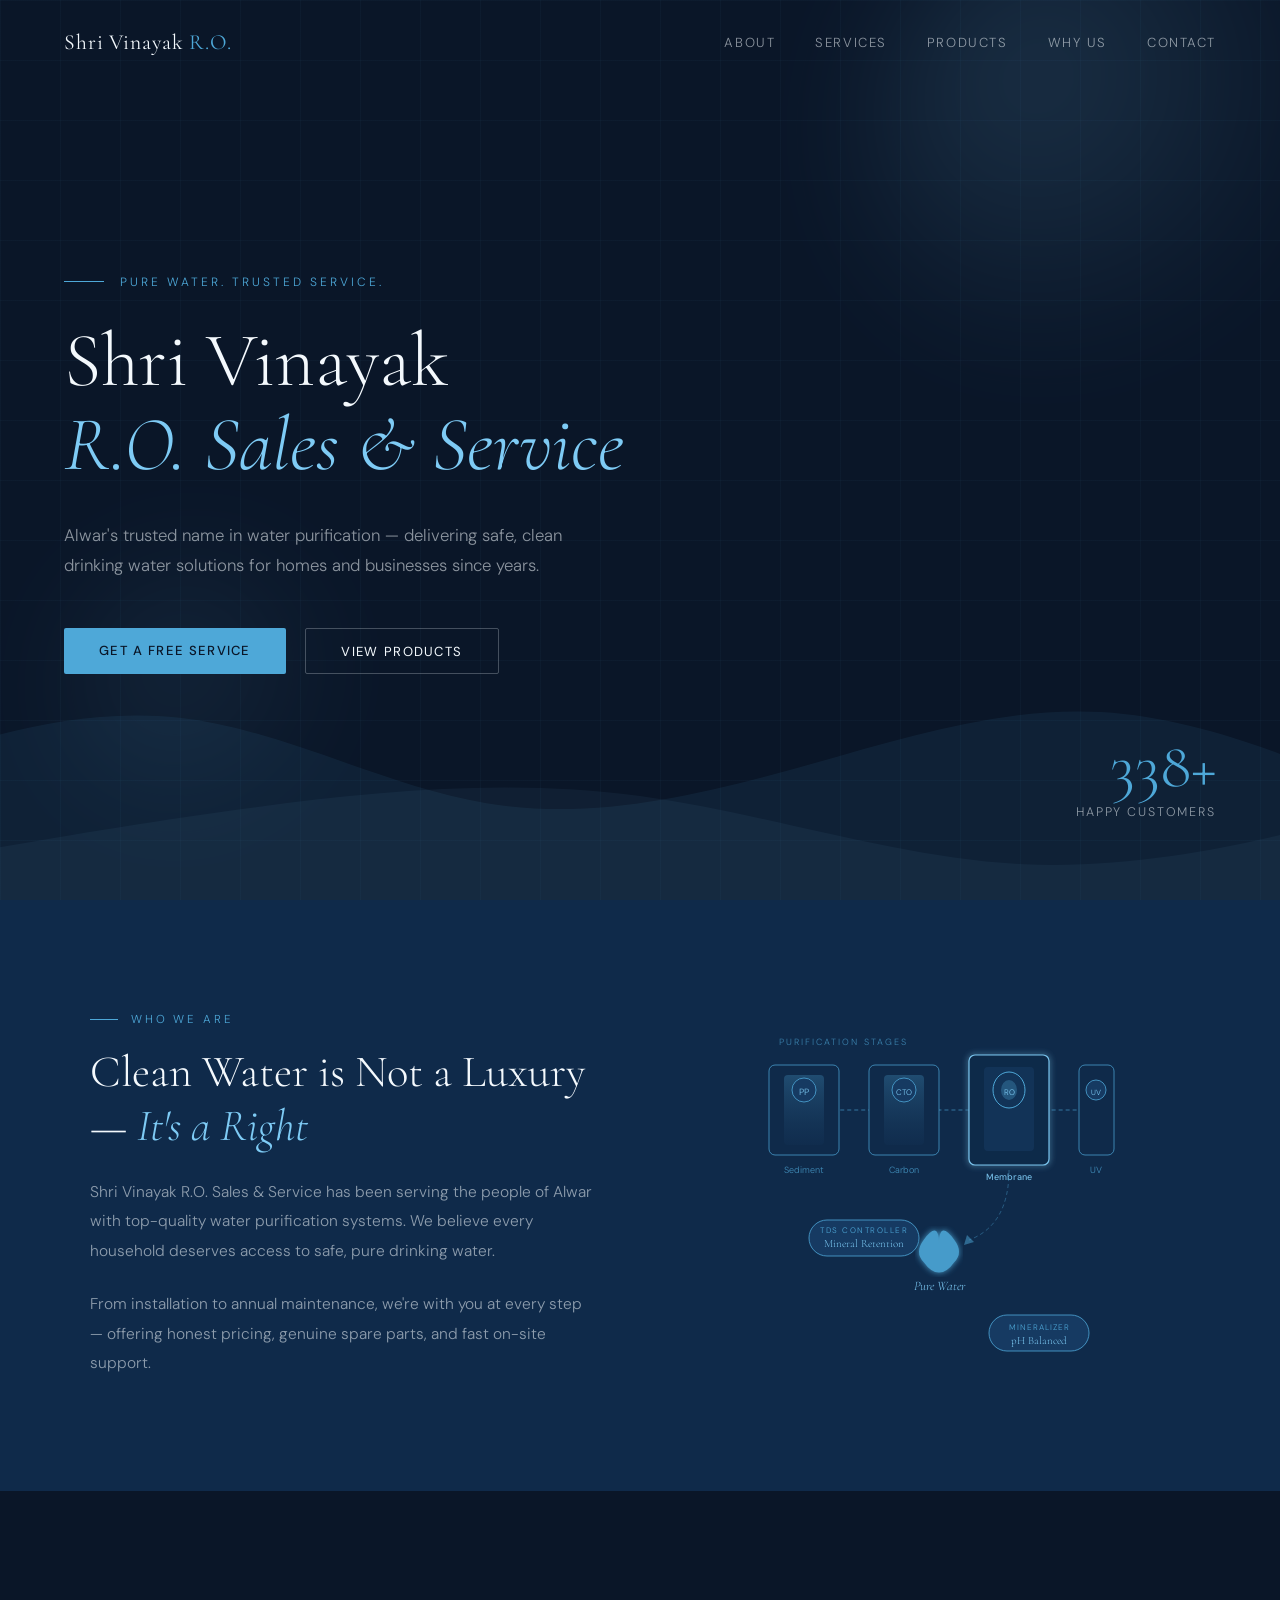
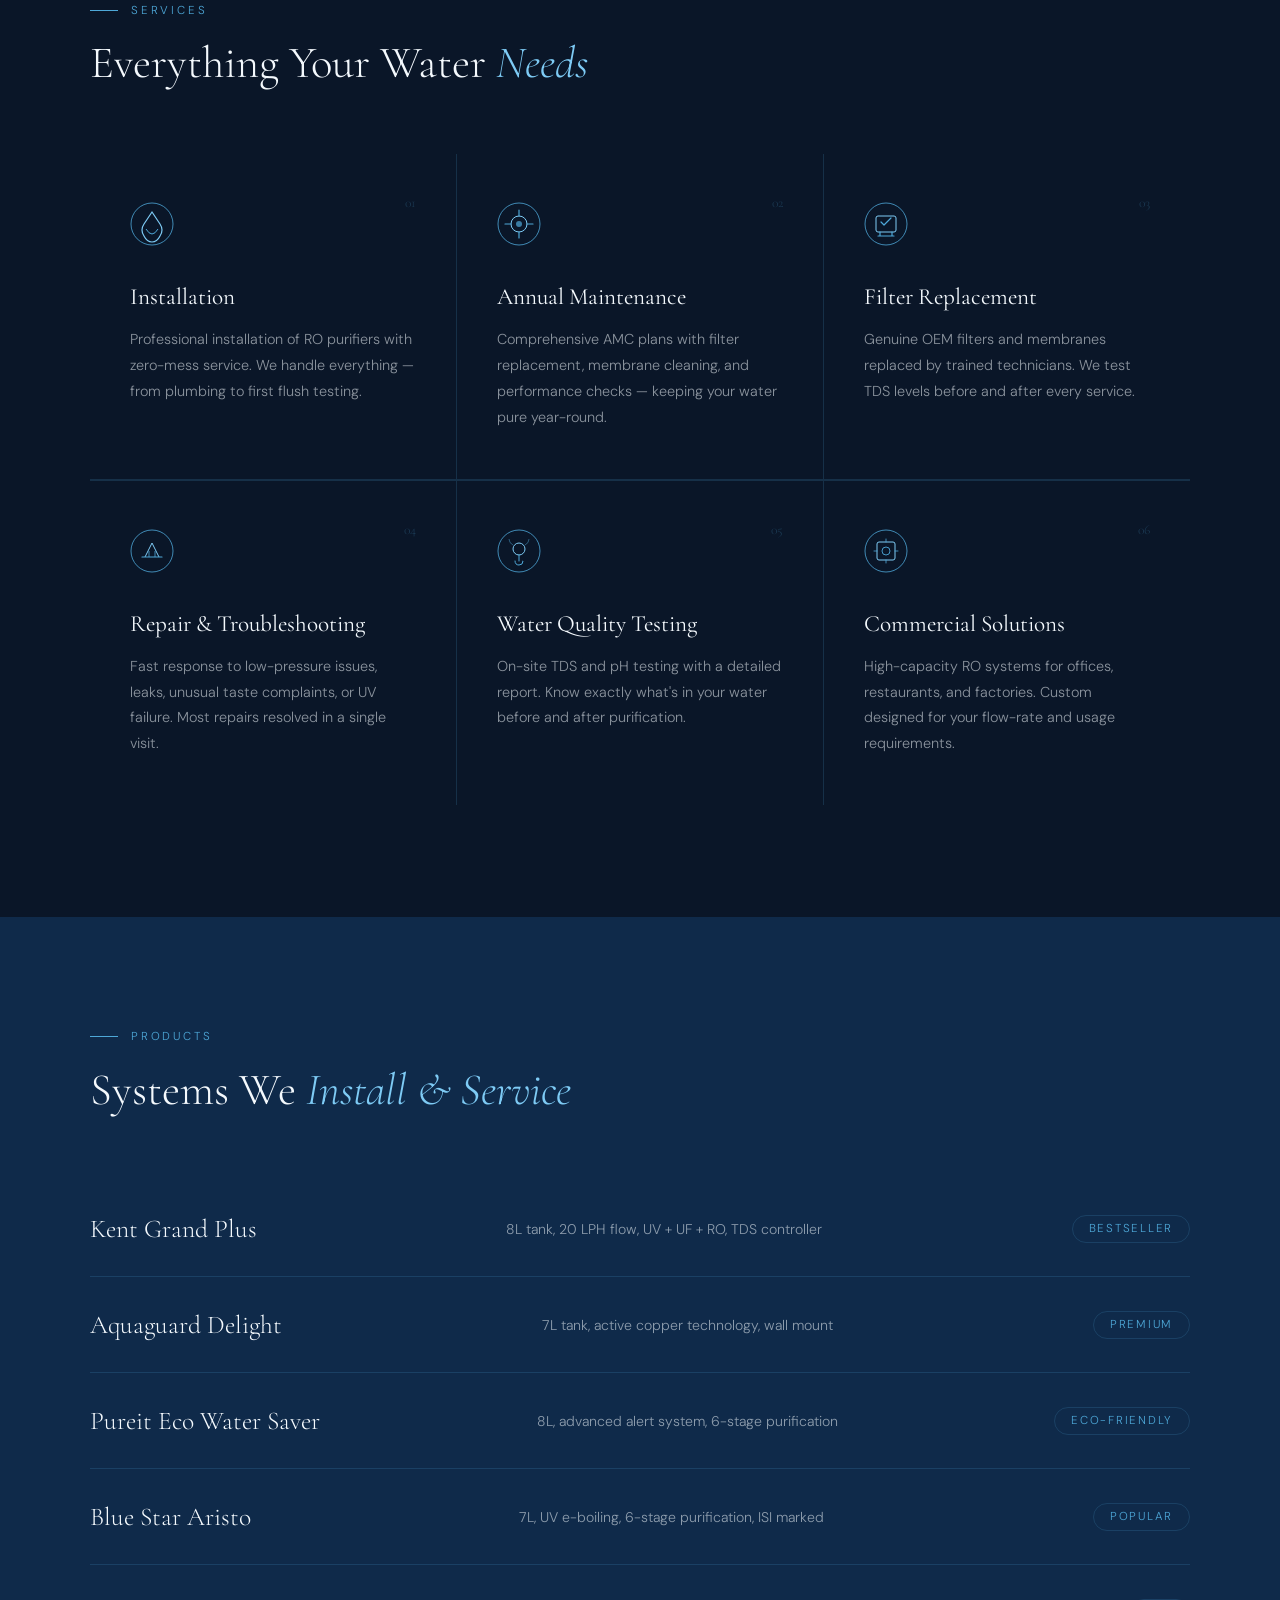
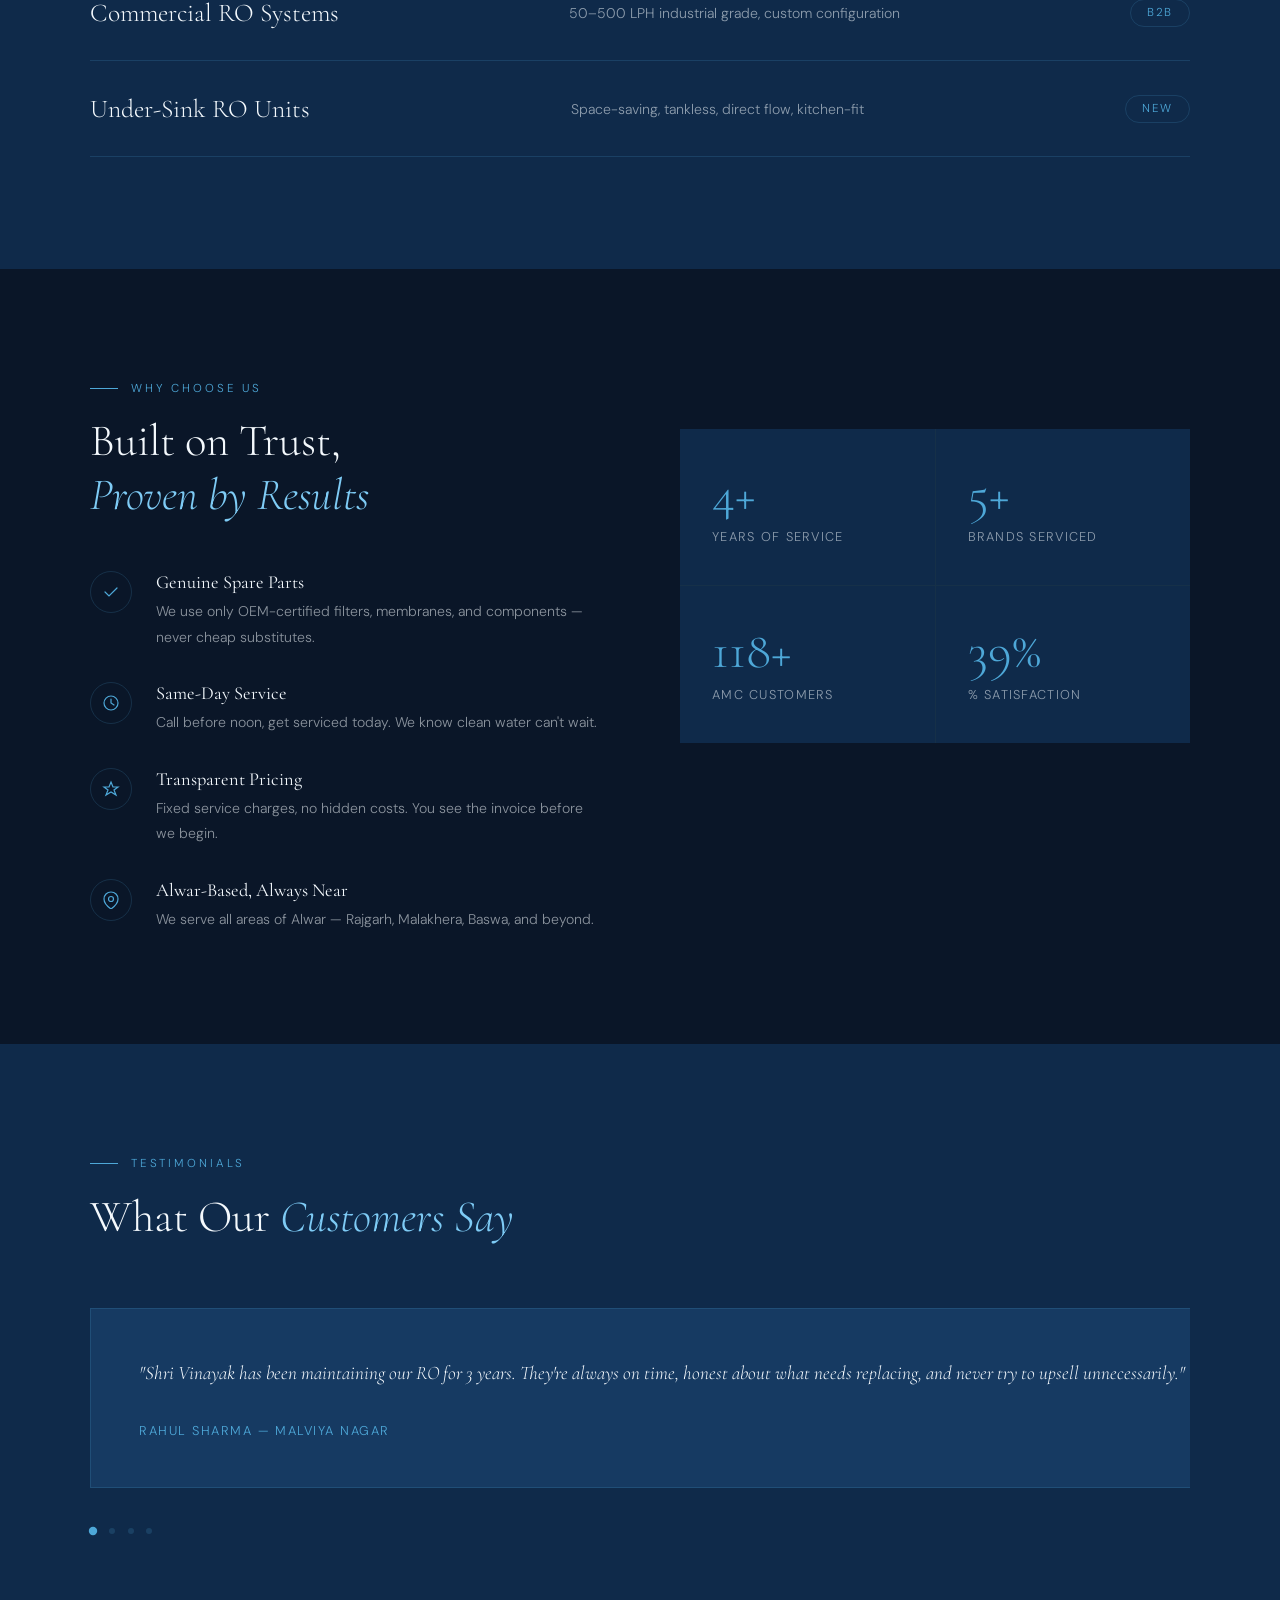
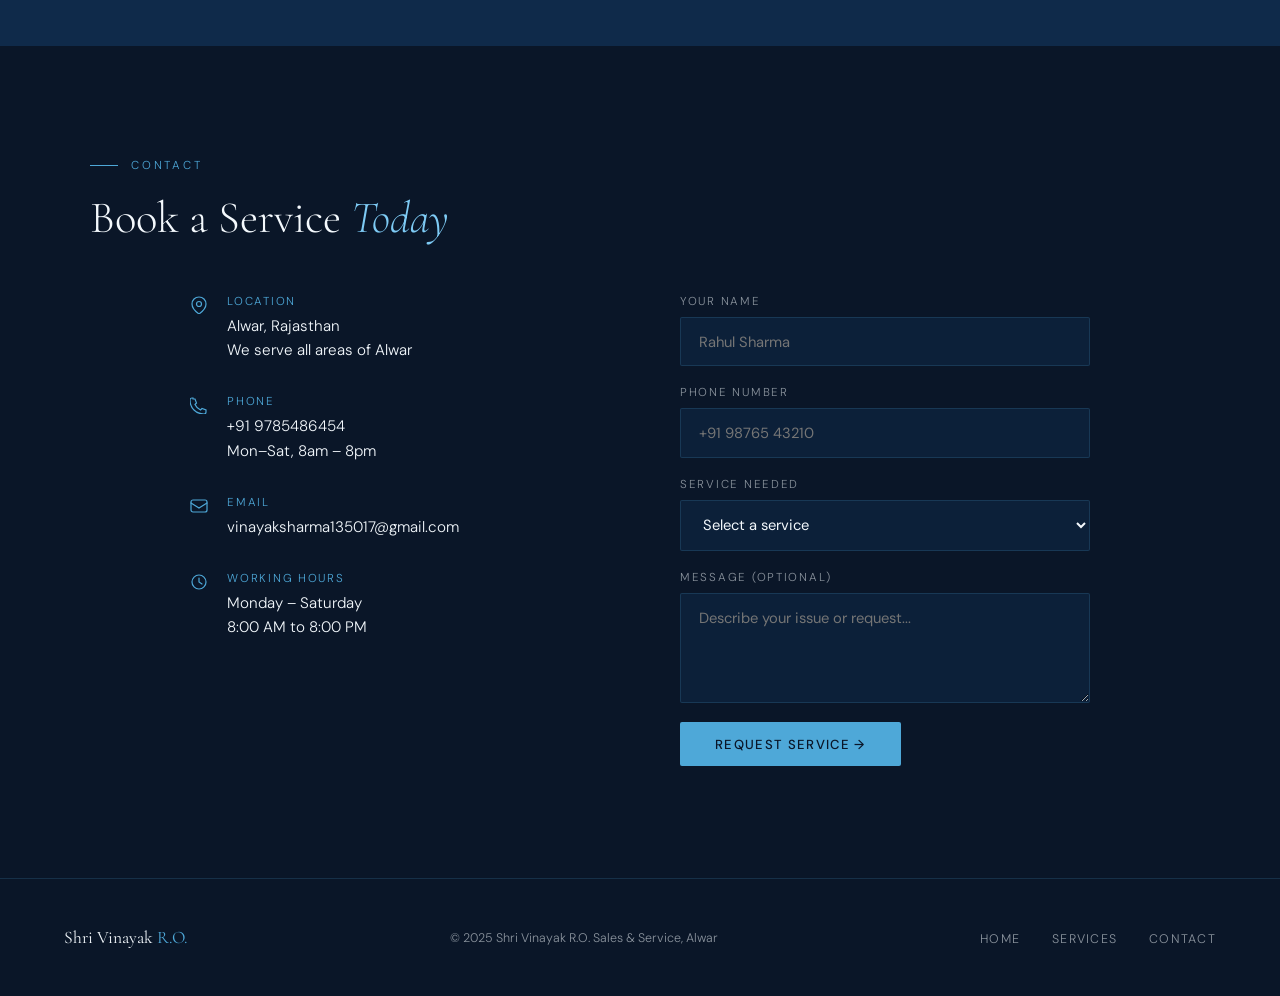
<file: index.html>
<!DOCTYPE html>
<html lang="en">
<head>
<meta charset="UTF-8" />
<meta name="viewport" content="width=device-width, initial-scale=1.0" />
<title>Shri Vinayak R.O. — Pure Water Solutions</title>
<link rel="preconnect" href="https://fonts.googleapis.com" />
<link rel="preconnect" href="https://fonts.gstatic.com" crossorigin />
<link href="https://fonts.googleapis.com/css2?family=Cormorant+Garamond:ital,wght@0,300;0,400;0,600;1,300;1,400&family=DM+Sans:wght@300;400;500&display=swap" rel="stylesheet" />
<link rel="stylesheet" href="styles.css" />
</head>
<body>

<div class="cursor" id="cursor"></div>
<div class="cursor-ring" id="cursorRing"></div>

<!-- NAV -->
<nav id="nav">
  <a class="nav-logo" href="#">Shri Vinayak <span>R.O.</span></a>
  <ul class="nav-links">
    <li><a href="#about">About</a></li>
    <li><a href="#services">Services</a></li>
    <li><a href="#products">Products</a></li>
    <li><a href="#why">Why Us</a></li>
    <li><a href="#contact">Contact</a></li>
  </ul>
</nav>

<!-- HERO -->
<section class="hero" id="home">
  <div class="water-bg">
    <svg viewBox="0 0 1440 320" preserveAspectRatio="none">
      <path fill="var(--accent)" d="M0,160L48,144C96,128,192,96,288,106.7C384,117,480,171,576,186.7C672,203,768,181,864,154.7C960,128,1056,96,1152,101.3C1248,107,1344,149,1392,170.7L1440,192L1440,320L0,320Z"/>
    </svg>
    <svg viewBox="0 0 1440 320" preserveAspectRatio="none">
      <path fill="var(--accent2)" d="M0,224L60,213.3C120,203,240,181,360,165.3C480,149,600,139,720,154.7C840,171,960,213,1080,218.7C1200,224,1320,192,1380,176L1440,160L1440,320L0,320Z"/>
    </svg>
  </div>
  <div class="orb orb1"></div>
  <div class="orb orb2"></div>
  <div class="grid-overlay"></div>

  <div class="hero-content">
    <div class="hero-eyebrow">Pure Water. Trusted Service.</div>
    <h1 class="hero-title">
      Shri Vinayak<br>
      <em>R.O. Sales &amp; Service</em>
    </h1>
    <p class="hero-sub">
      Alwar's trusted name in water purification — delivering safe, clean drinking water solutions for homes and businesses since years.
    </p>
    <div class="hero-cta">
      <a href="#contact" class="btn-primary">Get a Free Service</a>
      <a href="#products" class="btn-outline">View Products</a>
    </div>
  </div>

  <div class="hero-stat">
    <div class="hero-stat-num" id="counter">0+</div>
    <div class="hero-stat-label">Happy Customers</div>
  </div>
</section>

<!-- ABOUT -->
<section class="about" id="about">
  <div class="about-inner">
    <div class="about-text reveal">
      <div class="section-label">Who We Are</div>
      <h2 class="section-title">Clean Water is Not a Luxury — <em>It's a Right</em></h2>
      <p>Shri Vinayak R.O. Sales &amp; Service has been serving the people of Alwar with top-quality water purification systems. We believe every household deserves access to safe, pure drinking water.</p>
      <p>From installation to annual maintenance, we're with you at every step — offering honest pricing, genuine spare parts, and fast on-site support.</p>
    </div>
    <div class="about-visual reveal">
      <svg class="ro-diagram" viewBox="0 0 380 340" fill="none" xmlns="http://www.w3.org/2000/svg">
        <!-- Pipe system illustration -->
        <defs>
          <linearGradient id="pipeG" x1="0" y1="0" x2="0" y2="1">
            <stop offset="0%" stop-color="#4ea8d8" stop-opacity="0.9"/>
            <stop offset="100%" stop-color="#163a62" stop-opacity="0.5"/>
          </linearGradient>
          <filter id="glow">
            <feGaussianBlur stdDeviation="3" result="coloredBlur"/>
            <feMerge><feMergeNode in="coloredBlur"/><feMergeNode in="SourceGraphic"/></feMerge>
          </filter>
        </defs>

        <!-- Stage labels -->
        <text x="30" y="20" font-family="DM Sans" font-size="9" fill="#4ea8d8" letter-spacing="2" opacity="0.7">PURIFICATION STAGES</text>

        <!-- Stage 1: Sediment -->
        <rect x="20" y="40" width="70" height="90" rx="6" fill="#0f2a4a" stroke="#4ea8d8" stroke-width="0.8" opacity="0.9"/>
        <rect x="35" y="50" width="40" height="70" rx="4" fill="url(#pipeG)" opacity="0.3"/>
        <circle cx="55" cy="65" r="12" fill="#163a62" stroke="#4ea8d8" stroke-width="0.8"/>
        <text x="55" y="70" font-family="DM Sans" font-size="9" fill="#7ecbf5" text-anchor="middle">PP</text>
        <text x="55" y="148" font-family="DM Sans" font-size="9" fill="#4ea8d8" text-anchor="middle" opacity="0.8">Sediment</text>

        <!-- Connector 1 -->
        <line x1="90" y1="85" x2="120" y2="85" stroke="#4ea8d8" stroke-width="1" stroke-dasharray="4 3" opacity="0.6">
          <animate attributeName="stroke-dashoffset" values="0;-14" dur="1.5s" repeatCount="indefinite"/>
        </line>

        <!-- Stage 2: Carbon -->
        <rect x="120" y="40" width="70" height="90" rx="6" fill="#0f2a4a" stroke="#4ea8d8" stroke-width="0.8" opacity="0.9"/>
        <rect x="135" y="50" width="40" height="70" rx="4" fill="url(#pipeG)" opacity="0.3"/>
        <circle cx="155" cy="65" r="12" fill="#163a62" stroke="#4ea8d8" stroke-width="0.8"/>
        <text x="155" y="70" font-family="DM Sans" font-size="8" fill="#7ecbf5" text-anchor="middle">CTO</text>
        <text x="155" y="148" font-family="DM Sans" font-size="9" fill="#4ea8d8" text-anchor="middle" opacity="0.8">Carbon</text>

        <!-- Connector 2 -->
        <line x1="190" y1="85" x2="220" y2="85" stroke="#4ea8d8" stroke-width="1" stroke-dasharray="4 3" opacity="0.6">
          <animate attributeName="stroke-dashoffset" values="0;-14" dur="1.5s" begin="0.3s" repeatCount="indefinite"/>
        </line>

        <!-- Stage 3: RO Membrane -->
        <rect x="220" y="30" width="80" height="110" rx="6" fill="#0f2a4a" stroke="#7ecbf5" stroke-width="1.2" opacity="0.95" filter="url(#glow)"/>
        <rect x="235" y="42" width="50" height="84" rx="4" fill="#163a62" opacity="0.6"/>
        <ellipse cx="260" cy="65" rx="16" ry="18" fill="none" stroke="#4ea8d8" stroke-width="1"/>
        <ellipse cx="260" cy="65" rx="8" ry="10" fill="#4ea8d8" opacity="0.3"/>
        <text x="260" y="70" font-family="DM Sans" font-size="8" fill="#7ecbf5" text-anchor="middle">RO</text>
        <text x="260" y="155" font-family="DM Sans" font-size="9" fill="#7ecbf5" text-anchor="middle" opacity="0.9" font-weight="500">Membrane</text>

        <!-- Connector 3 -->
        <line x1="300" y1="85" x2="330" y2="85" stroke="#4ea8d8" stroke-width="1" stroke-dasharray="4 3" opacity="0.6">
          <animate attributeName="stroke-dashoffset" values="0;-14" dur="1.5s" begin="0.6s" repeatCount="indefinite"/>
        </line>

        <!-- Stage 4: Post Carbon -->
        <rect x="330" y="40" width="35" height="90" rx="6" fill="#0f2a4a" stroke="#4ea8d8" stroke-width="0.8" opacity="0.9"/>
        <circle cx="347" cy="65" r="10" fill="#163a62" stroke="#4ea8d8" stroke-width="0.8"/>
        <text x="347" y="70" font-family="DM Sans" font-size="7.5" fill="#7ecbf5" text-anchor="middle">UV</text>
        <text x="347" y="148" font-family="DM Sans" font-size="9" fill="#4ea8d8" text-anchor="middle" opacity="0.8">UV</text>

        <!-- Water drop result -->
        <path d="M190 220 Q190 195 175 215 Q165 228 175 238 Q182 248 190 248 Q198 248 205 238 Q215 228 205 215 Q190 195 190 220Z" fill="#4ea8d8" opacity="0.9" filter="url(#glow)">
          <animateTransform attributeName="transform" type="translate" values="0,0;0,-6;0,0" dur="2.5s" repeatCount="indefinite"/>
        </path>
        <text x="190" y="265" font-family="Cormorant Garamond" font-size="13" fill="#7ecbf5" text-anchor="middle" font-style="italic">Pure Water</text>

        <!-- Arrow to drop -->
        <path d="M260 145 Q260 200 220 215" stroke="#4ea8d8" stroke-width="0.8" fill="none" stroke-dasharray="4 3" opacity="0.5"/>
        <polygon points="218,210 215,220 225,217" fill="#4ea8d8" opacity="0.5"/>

        <!-- TDS badge -->
        <rect x="60" y="195" width="110" height="36" rx="18" fill="#163a62" stroke="#4ea8d8" stroke-width="0.8"/>
        <text x="115" y="208" font-family="DM Sans" font-size="8" fill="#4ea8d8" text-anchor="middle" letter-spacing="1.5">TDS CONTROLLER</text>
        <text x="115" y="222" font-family="Cormorant Garamond" font-size="11" fill="#7ecbf5" text-anchor="middle">Mineral Retention</text>

        <!-- Mineralizer -->
        <rect x="240" y="290" width="100" height="36" rx="18" fill="#163a62" stroke="#4ea8d8" stroke-width="0.8"/>
        <text x="290" y="305" font-family="DM Sans" font-size="8" fill="#4ea8d8" text-anchor="middle" letter-spacing="1">MINERALIZER</text>
        <text x="290" y="319" font-family="Cormorant Garamond" font-size="11" fill="#7ecbf5" text-anchor="middle">pH Balanced</text>
      </svg>
    </div>
  </div>
</section>

<!-- SERVICES -->
<section id="services" class="services-section">
  <div class="wrapper">
    <div class="section-label reveal">Services</div>
    <h2 class="section-title reveal">Everything Your Water <em>Needs</em></h2>
  </div>
  <div class="services-grid reveal">
    <div class="service-card">
      <span class="service-num">01</span>
      <svg class="service-icon" viewBox="0 0 44 44" fill="none">
        <circle cx="22" cy="22" r="21" stroke="#4ea8d8" stroke-width="0.8"/>
        <path d="M22 10 Q22 10 14 22 Q10 28 14 34 Q17 40 22 40 Q27 40 30 34 Q34 28 30 22 Q22 10 22 10Z" fill="none" stroke="#7ecbf5" stroke-width="1.2"/>
        <path d="M16 27 Q19 32 22 32 Q25 32 28 27" stroke="#4ea8d8" stroke-width="1" fill="none"/>
      </svg>
      <h3>Installation</h3>
      <p>Professional installation of RO purifiers with zero-mess service. We handle everything — from plumbing to first flush testing.</p>
    </div>
    <div class="service-card">
      <span class="service-num">02</span>
      <svg class="service-icon" viewBox="0 0 44 44" fill="none">
        <circle cx="22" cy="22" r="21" stroke="#4ea8d8" stroke-width="0.8"/>
        <circle cx="22" cy="22" r="8" stroke="#7ecbf5" stroke-width="1"/>
        <path d="M22 8 L22 14 M22 30 L22 36 M8 22 L14 22 M30 22 L36 22" stroke="#4ea8d8" stroke-width="1.2" stroke-linecap="round"/>
        <circle cx="22" cy="22" r="3" fill="#4ea8d8" opacity="0.7"/>
      </svg>
      <h3>Annual Maintenance</h3>
      <p>Comprehensive AMC plans with filter replacement, membrane cleaning, and performance checks — keeping your water pure year-round.</p>
    </div>
    <div class="service-card">
      <span class="service-num">03</span>
      <svg class="service-icon" viewBox="0 0 44 44" fill="none">
        <circle cx="22" cy="22" r="21" stroke="#4ea8d8" stroke-width="0.8"/>
        <rect x="12" y="14" width="20" height="16" rx="2" stroke="#7ecbf5" stroke-width="1"/>
        <path d="M16 30 L16 34 M28 30 L28 34 M14 34 L30 34" stroke="#4ea8d8" stroke-width="1.2" stroke-linecap="round"/>
        <path d="M17 20 L20 23 L27 16" stroke="#4ea8d8" stroke-width="1.2" stroke-linecap="round" stroke-linejoin="round"/>
      </svg>
      <h3>Filter Replacement</h3>
      <p>Genuine OEM filters and membranes replaced by trained technicians. We test TDS levels before and after every service.</p>
    </div>
    <div class="service-card">
      <span class="service-num">04</span>
      <svg class="service-icon" viewBox="0 0 44 44" fill="none">
        <circle cx="22" cy="22" r="21" stroke="#4ea8d8" stroke-width="0.8"/>
        <path d="M15 28 L22 14 L29 28" stroke="#7ecbf5" stroke-width="1" stroke-linejoin="round"/>
        <path d="M12 28 L32 28" stroke="#4ea8d8" stroke-width="1.2" stroke-linecap="round"/>
        <path d="M19 28 L19 22 M25 28 L25 22" stroke="#4ea8d8" stroke-width="0.8"/>
      </svg>
      <h3>Repair &amp; Troubleshooting</h3>
      <p>Fast response to low-pressure issues, leaks, unusual taste complaints, or UV failure. Most repairs resolved in a single visit.</p>
    </div>
    <div class="service-card">
      <span class="service-num">05</span>
      <svg class="service-icon" viewBox="0 0 44 44" fill="none">
        <circle cx="22" cy="22" r="21" stroke="#4ea8d8" stroke-width="0.8"/>
        <circle cx="22" cy="20" r="6" stroke="#7ecbf5" stroke-width="1"/>
        <path d="M22 26 L22 32 M18 32 Q18 36 22 36 Q26 36 26 32 L26 32" stroke="#4ea8d8" stroke-width="1" stroke-linecap="round"/>
        <path d="M16 16 Q12 14 12 10 M28 16 Q32 14 32 10" stroke="#4ea8d8" stroke-width="0.8" opacity="0.6"/>
      </svg>
      <h3>Water Quality Testing</h3>
      <p>On-site TDS and pH testing with a detailed report. Know exactly what's in your water before and after purification.</p>
    </div>
    <div class="service-card">
      <span class="service-num">06</span>
      <svg class="service-icon" viewBox="0 0 44 44" fill="none">
        <circle cx="22" cy="22" r="21" stroke="#4ea8d8" stroke-width="0.8"/>
        <rect x="13" y="13" width="18" height="18" rx="2" stroke="#7ecbf5" stroke-width="1"/>
        <circle cx="22" cy="22" r="4" stroke="#4ea8d8" stroke-width="0.9"/>
        <path d="M10 22 L13 22 M31 22 L34 22 M22 10 L22 13 M22 31 L22 34" stroke="#4ea8d8" stroke-width="0.8" stroke-linecap="round"/>
      </svg>
      <h3>Commercial Solutions</h3>
      <p>High-capacity RO systems for offices, restaurants, and factories. Custom designed for your flow-rate and usage requirements.</p>
    </div>
  </div>
</section>

<!-- PRODUCTS -->
<section class="products" id="products">
  <div class="wrapper">
    <div class="section-label reveal">Products</div>
    <h2 class="section-title reveal">Systems We <em>Install &amp; Service</em></h2>
  </div>
  <div class="products-list">
    <div class="product-item reveal">
      <div class="product-name">Kent Grand Plus</div>
      <div class="product-desc">8L tank, 20 LPH flow, UV + UF + RO, TDS controller</div>
      <div class="product-tag">Bestseller</div>
    </div>
    <div class="product-item reveal">
      <div class="product-name">Aquaguard Delight</div>
      <div class="product-desc">7L tank, active copper technology, wall mount</div>
      <div class="product-tag">Premium</div>
    </div>
    <div class="product-item reveal">
      <div class="product-name">Pureit Eco Water Saver</div>
      <div class="product-desc">8L, advanced alert system, 6-stage purification</div>
      <div class="product-tag">Eco-Friendly</div>
    </div>
    <div class="product-item reveal">
      <div class="product-name">Blue Star Aristo</div>
      <div class="product-desc">7L, UV e-boiling, 6-stage purification, ISI marked</div>
      <div class="product-tag">Popular</div>
    </div>
    <div class="product-item reveal">
      <div class="product-name">Commercial RO Systems</div>
      <div class="product-desc">50–500 LPH industrial grade, custom configuration</div>
      <div class="product-tag">B2B</div>
    </div>
    <div class="product-item reveal">
      <div class="product-name">Under-Sink RO Units</div>
      <div class="product-desc">Space-saving, tankless, direct flow, kitchen-fit</div>
      <div class="product-tag">New</div>
    </div>
  </div>
</section>

<!-- WHY US -->
<section id="why">
  <div class="why-inner">
    <div>
      <div class="section-label reveal">Why Choose Us</div>
      <h2 class="section-title reveal">Built on Trust,<br><em>Proven by Results</em></h2>
      <div class="why-points">
        <div class="why-point" data-delay="0">
          <div class="why-point-icon">
            <svg viewBox="0 0 18 18" fill="none" stroke="currentColor" stroke-width="1.2" stroke-linecap="round">
              <path d="M3 9l4 4L15 5"/>
            </svg>
          </div>
          <div>
            <h4>Genuine Spare Parts</h4>
            <p>We use only OEM-certified filters, membranes, and components — never cheap substitutes.</p>
          </div>
        </div>
        <div class="why-point" data-delay="150">
          <div class="why-point-icon">
            <svg viewBox="0 0 18 18" fill="none" stroke="currentColor" stroke-width="1.2" stroke-linecap="round">
              <circle cx="9" cy="9" r="7"/>
              <path d="M9 5v4l3 2"/>
            </svg>
          </div>
          <div>
            <h4>Same-Day Service</h4>
            <p>Call before noon, get serviced today. We know clean water can't wait.</p>
          </div>
        </div>
        <div class="why-point" data-delay="300">
          <div class="why-point-icon">
            <svg viewBox="0 0 18 18" fill="none" stroke="currentColor" stroke-width="1.2" stroke-linecap="round">
              <path d="M9 2l2 5h5l-4 3 2 5-5-3-5 3 2-5-4-3h5z"/>
            </svg>
          </div>
          <div>
            <h4>Transparent Pricing</h4>
            <p>Fixed service charges, no hidden costs. You see the invoice before we begin.</p>
          </div>
        </div>
        <div class="why-point" data-delay="450">
          <div class="why-point-icon">
            <svg viewBox="0 0 18 18" fill="none" stroke="currentColor" stroke-width="1.2" stroke-linecap="round">
              <path d="M9 1C5 1 2 4 2 8c0 5 7 10 7 10s7-5 7-10c0-4-3-7-7-7z"/>
              <circle cx="9" cy="8" r="2.5"/>
            </svg>
          </div>
          <div>
            <h4>Alwar-Based, Always Near</h4>
            <p>We serve all areas of Alwar — Rajgarh, Malakhera, Baswa, and beyond.</p>
          </div>
        </div>
      </div>
    </div>
    <div>
      <div class="why-numbers reveal">
        <div class="why-num-card">
          <div class="number" id="c1">0</div>
          <div class="label">Years of Service</div>
        </div>
        <div class="why-num-card">
          <div class="number" id="c2">0</div>
          <div class="label">Brands Serviced</div>
        </div>
        <div class="why-num-card">
          <div class="number" id="c3">0</div>
          <div class="label">AMC Customers</div>
        </div>
        <div class="why-num-card">
          <div class="number" id="c4">0</div>
          <div class="label">% Satisfaction</div>
        </div>
      </div>
    </div>
  </div>
</section>

<!-- TESTIMONIALS -->
<section class="testimonials" id="testimonials">
  <div class="wrapper">
    <div class="section-label reveal">Testimonials</div>
    <h2 class="section-title reveal">What Our <em>Customers Say</em></h2>
  </div>
  <div class="testimonials-track">
    <div class="testimonials-inner" id="testimonialsInner">
      <div class="testimonial-card">
        <p class="testimonial-quote">"Shri Vinayak has been maintaining our RO for 3 years. They're always on time, honest about what needs replacing, and never try to upsell unnecessarily."</p>
        <div class="testimonial-author">Rahul Sharma — Malviya Nagar</div>
      </div>
      <div class="testimonial-card">
        <p class="testimonial-quote">"Called them at 10am, they arrived by 1pm. Fixed the pressure issue and replaced the membrane filter. Professional, clean, and affordable."</p>
        <div class="testimonial-author">Priya Agarwal — Vaishali Nagar</div>
      </div>
      <div class="testimonial-card">
        <p class="testimonial-quote">"Got a commercial unit installed for our office. The team was incredibly knowledgeable and even helped us decide the right capacity. Excellent service."</p>
        <div class="testimonial-author">Dinesh Gupta — C-Scheme</div>
      </div>
      <div class="testimonial-card">
        <p class="testimonial-quote">"I've been using their AMC plan for 2 years. Peace of mind knowing experts are watching over my family's drinking water. Highly recommended."</p>
        <div class="testimonial-author">Sunita Meena — Mansarovar</div>
      </div>
    </div>
  </div>
  <div class="testimonial-nav" id="testimonialsNav">
    <button class="testimonial-dot active" data-index="0"></button>
    <button class="testimonial-dot" data-index="1"></button>
    <button class="testimonial-dot" data-index="2"></button>
    <button class="testimonial-dot" data-index="3"></button>
  </div>
</section>

<!-- CONTACT -->
<section id="contact" class="contact-section">
  <div class="wrapper">
    <div class="section-label reveal">Contact</div>
    <h2 class="section-title reveal">Book a Service <em>Today</em></h2>
  </div>
  <div class="contact-inner">
    <div>
      <div class="contact-info">
        <div class="contact-item reveal">
          <div class="contact-item-icon">
            <svg viewBox="0 0 18 18" fill="none" stroke="currentColor" stroke-width="1.2" stroke-linecap="round">
              <path d="M9 1C5 1 2 4 2 8c0 5 7 10 7 10s7-5 7-10c0-4-3-7-7-7z"/>
              <circle cx="9" cy="8" r="2.5"/>
            </svg>
          </div>
          <div>
            <div class="contact-item-label">Location</div>
            <div class="contact-item-val">Alwar, Rajasthan<br>We serve all areas of Alwar</div>
          </div>
        </div>
        <div class="contact-item reveal">
          <div class="contact-item-icon">
            <svg viewBox="0 0 18 18" fill="none" stroke="currentColor" stroke-width="1.2" stroke-linecap="round">
              <path d="M3 3h2l1.5 4L5 8.5a11 11 0 005.5 5.5L12 12.5l4 1.5v2A2 2 0 0114 18C6 18 0 12 0 4a2 2 0 012-2h1z"/>
            </svg>
          </div>
          <div>
            <div class="contact-item-label">Phone</div>
            <div class="contact-item-val">+91 9785486454<br>Mon–Sat, 8am – 8pm</div>
          </div>
        </div>
        <div class="contact-item reveal">
          <div class="contact-item-icon">
            <svg viewBox="0 0 18 18" fill="none" stroke="currentColor" stroke-width="1.2" stroke-linecap="round">
              <rect x="1" y="3" width="16" height="12" rx="2"/>
              <path d="M1 6l8 5 8-5"/>
            </svg>
          </div>
          <div>
            <div class="contact-item-label">Email</div>
            <div class="contact-item-val">vinayaksharma135017@gmail.com</div>
          </div>
        </div>
        <div class="contact-item reveal">
          <div class="contact-item-icon">
            <svg viewBox="0 0 18 18" fill="none" stroke="currentColor" stroke-width="1.2" stroke-linecap="round">
              <circle cx="9" cy="9" r="7"/>
              <path d="M9 5v4l3 2"/>
            </svg>
          </div>
          <div>
            <div class="contact-item-label">Working Hours</div>
            <div class="contact-item-val">Monday – Saturday<br>8:00 AM to 8:00 PM</div>
          </div>
        </div>
      </div>
    </div>
    <form id="contactForm" class="contact-form reveal">
      <div class="form-group">
        <label for="nameInput">Your Name</label>
        <input id="nameInput" name="name" type="text" placeholder="Rahul Sharma" required />
      </div>
      <div class="form-group">
        <label for="phoneInput">Phone Number</label>
        <input id="phoneInput" name="phone" type="tel" placeholder="+91 98765 43210" required />
      </div>
      <div class="form-group">
        <label for="serviceSelect">Service Needed</label>
        <select id="serviceSelect" name="service" required>
          <option value="">Select a service</option>
          <option>New RO Installation</option>
          <option>Filter Replacement</option>
          <option>Annual Maintenance (AMC)</option>
          <option>Repair / Troubleshooting</option>
          <option>Water Quality Testing</option>
          <option>Commercial RO</option>
        </select>
      </div>
      <div class="form-group">
        <label for="messageInput">Message (Optional)</label>
        <textarea id="messageInput" name="message" placeholder="Describe your issue or request..."></textarea>
      </div>
      <button class="btn-primary" id="submitBtn" type="submit">
        Request Service →
      </button>
      <div id="formMsg">
        ✓ Request sent! We'll call you within 2 hours.
      </div>
    </form>
  </div>
</section>

<!-- FOOTER -->
<footer>
  <div class="footer-logo">Shri Vinayak <span>R.O.</span></div>
  <div class="footer-copy">© 2025 Shri Vinayak R.O. Sales &amp; Service, Alwar</div>
  <ul class="footer-links">
    <li><a href="#home">Home</a></li>
    <li><a href="#services">Services</a></li>
    <li><a href="#contact">Contact</a></li>
  </ul>
</footer>

<script src="script.js"></script>
</body>
</html>
</file>
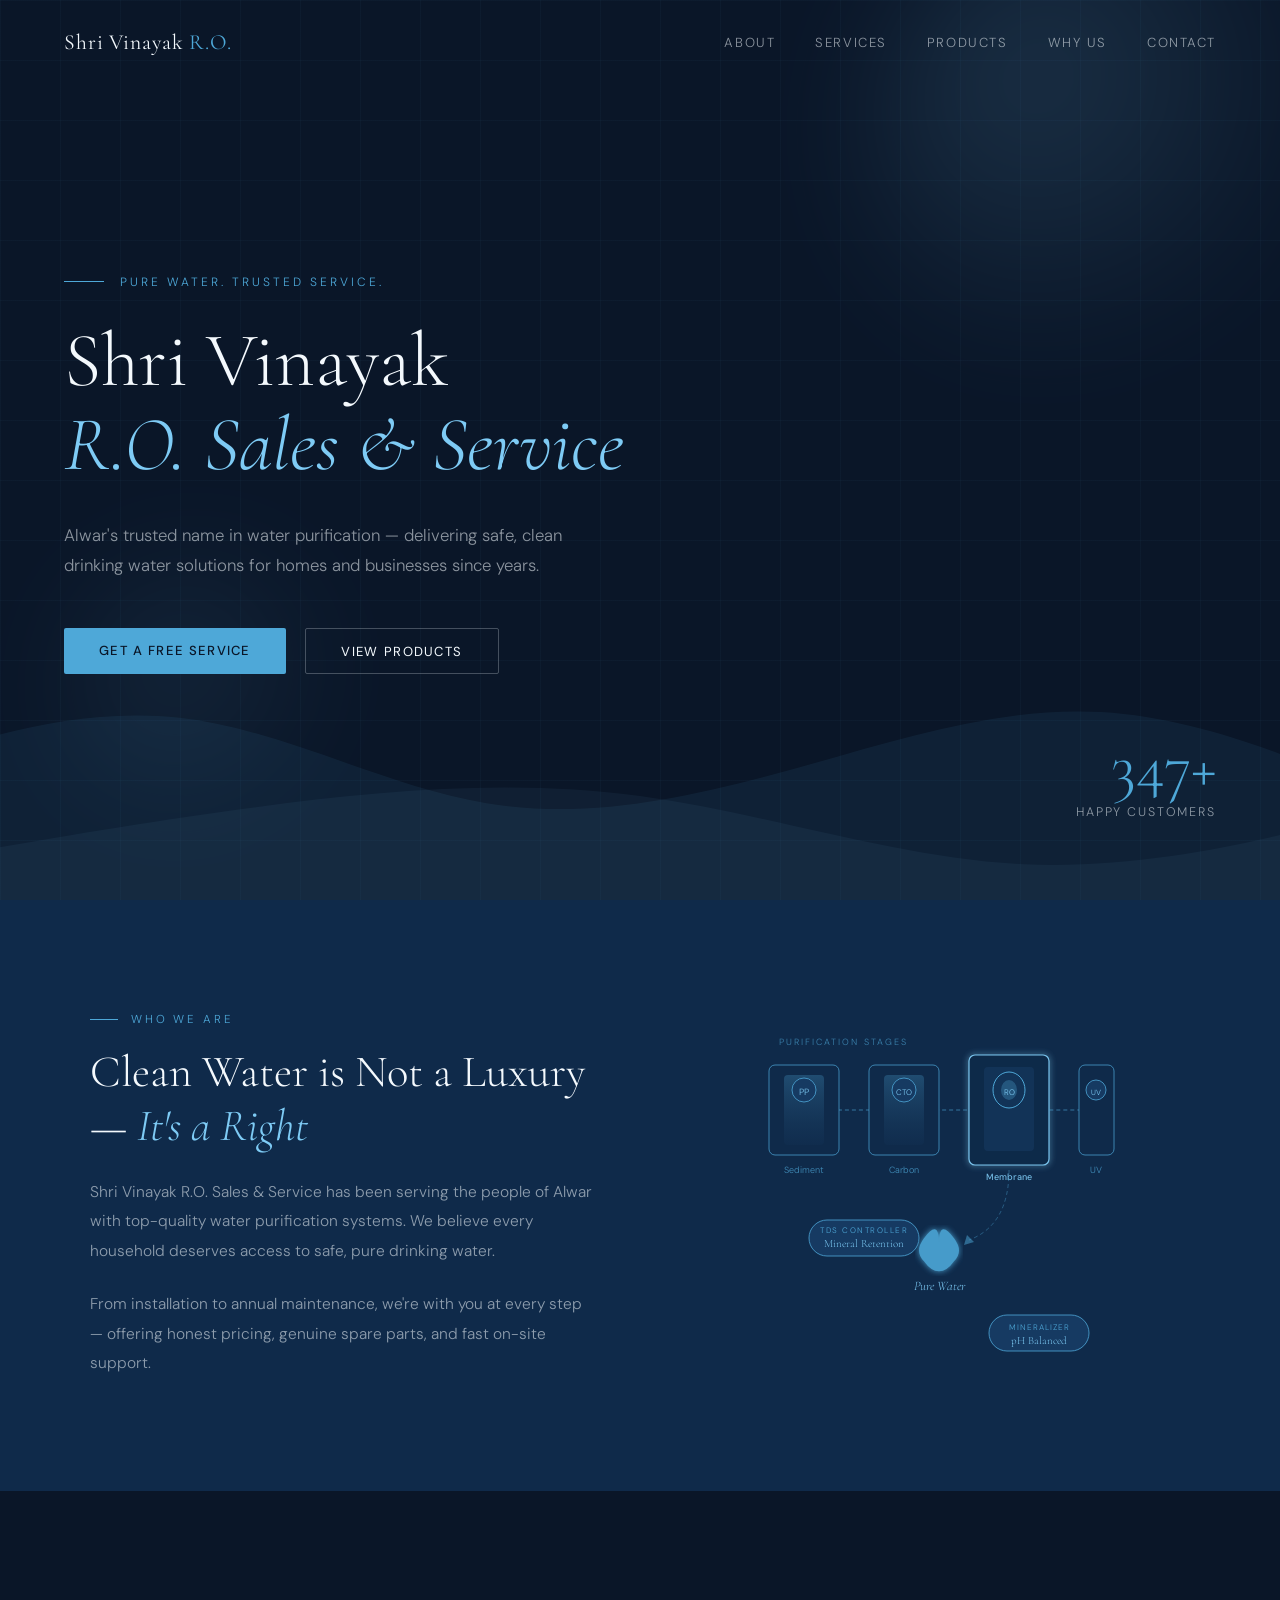
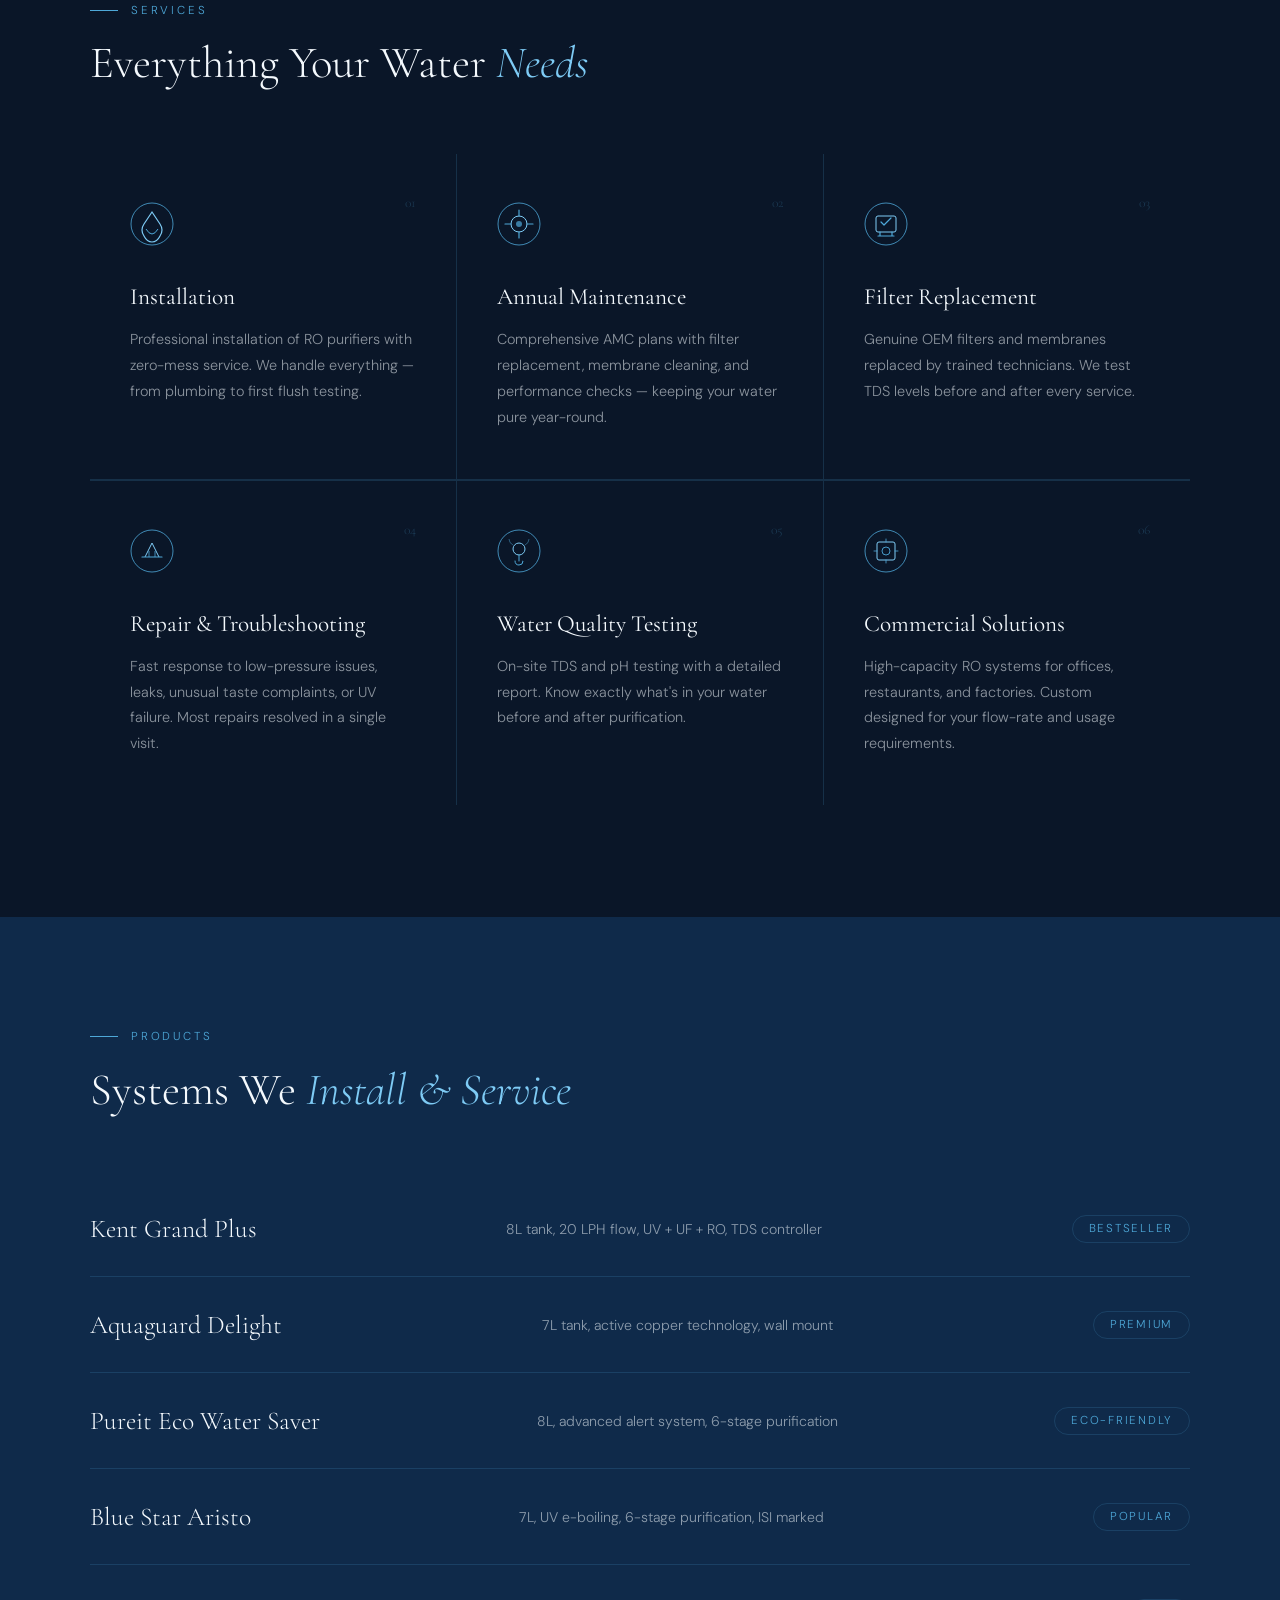
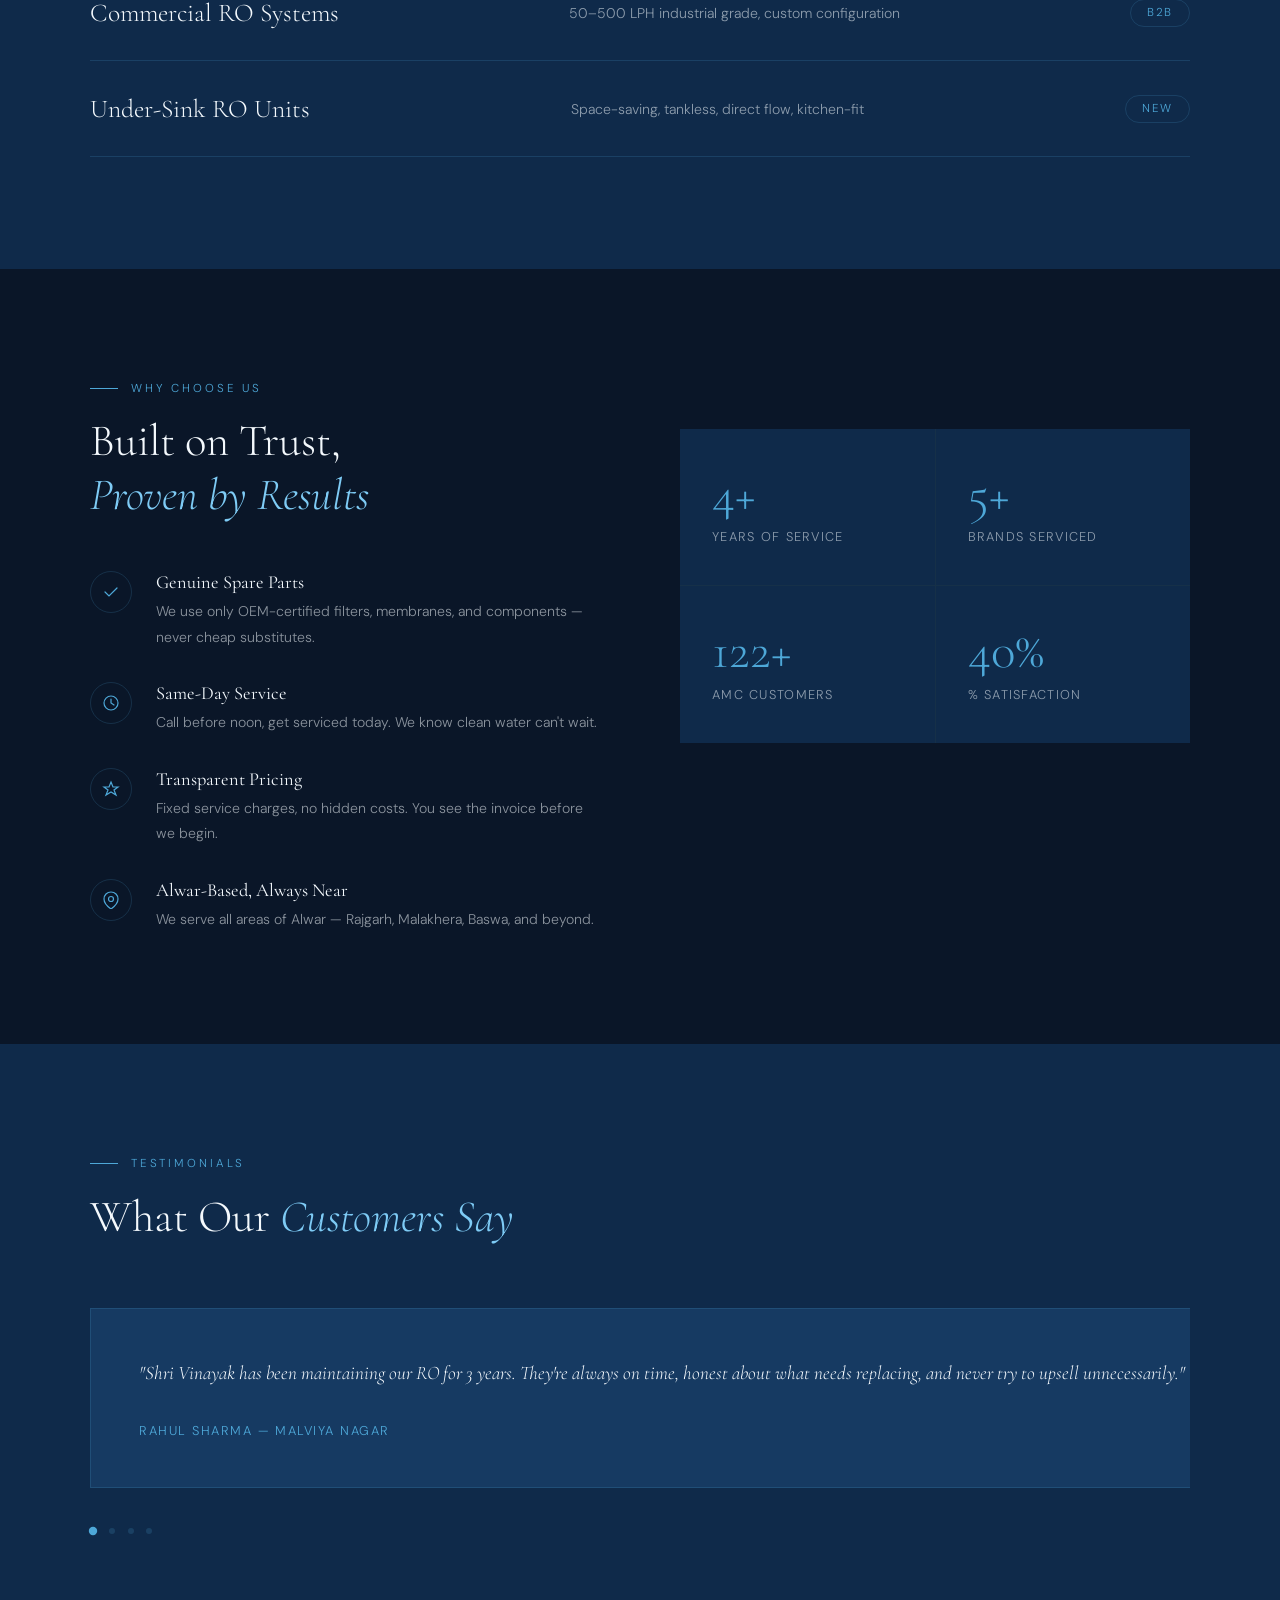
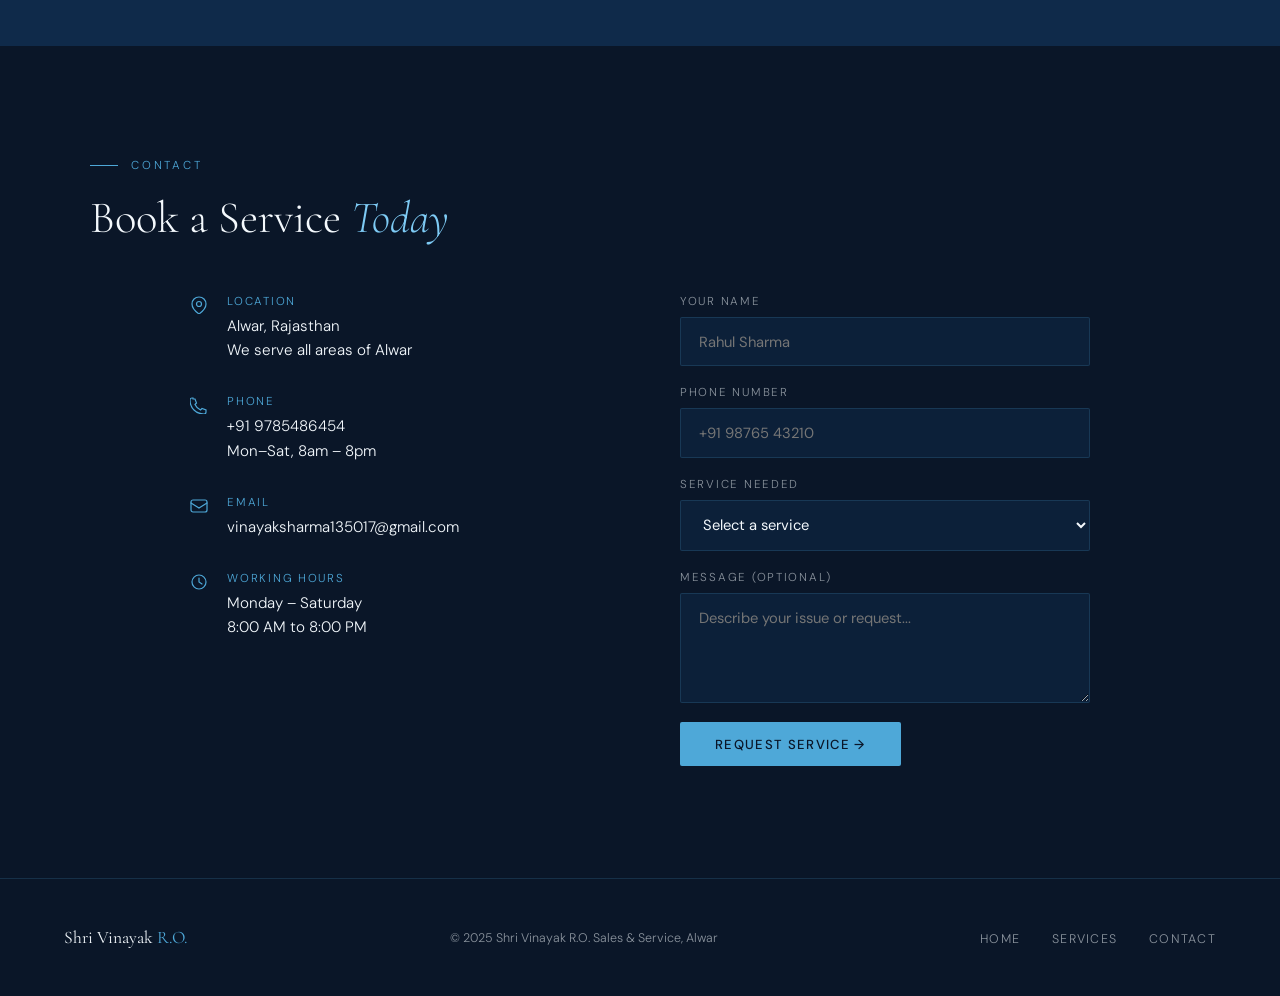
<file: myshop.html>
<!DOCTYPE html>
<html lang="en">
<head>
<meta charset="UTF-8" />
<meta name="viewport" content="width=device-width, initial-scale=1.0" />
<title>Shri Vinayak R.O. — Pure Water Solutions</title>
<link rel="preconnect" href="https://fonts.googleapis.com" />
<link rel="preconnect" href="https://fonts.gstatic.com" crossorigin />
<link href="https://fonts.googleapis.com/css2?family=Cormorant+Garamond:ital,wght@0,300;0,400;0,600;1,300;1,400&family=DM+Sans:wght@300;400;500&display=swap" rel="stylesheet" />
<link rel="stylesheet" href="styles.css" />
</head>
<body>

<div class="cursor" id="cursor"></div>
<div class="cursor-ring" id="cursorRing"></div>

<!-- NAV -->
<nav id="nav">
  <a class="nav-logo" href="#">Shri Vinayak <span>R.O.</span></a>
  <ul class="nav-links">
    <li><a href="#about">About</a></li>
    <li><a href="#services">Services</a></li>
    <li><a href="#products">Products</a></li>
    <li><a href="#why">Why Us</a></li>
    <li><a href="#contact">Contact</a></li>
  </ul>
</nav>

<!-- HERO -->
<section class="hero" id="home">
  <div class="water-bg">
    <svg viewBox="0 0 1440 320" preserveAspectRatio="none">
      <path fill="var(--accent)" d="M0,160L48,144C96,128,192,96,288,106.7C384,117,480,171,576,186.7C672,203,768,181,864,154.7C960,128,1056,96,1152,101.3C1248,107,1344,149,1392,170.7L1440,192L1440,320L0,320Z"/>
    </svg>
    <svg viewBox="0 0 1440 320" preserveAspectRatio="none">
      <path fill="var(--accent2)" d="M0,224L60,213.3C120,203,240,181,360,165.3C480,149,600,139,720,154.7C840,171,960,213,1080,218.7C1200,224,1320,192,1380,176L1440,160L1440,320L0,320Z"/>
    </svg>
  </div>
  <div class="orb orb1"></div>
  <div class="orb orb2"></div>
  <div class="grid-overlay"></div>

  <div class="hero-content">
    <div class="hero-eyebrow">Pure Water. Trusted Service.</div>
    <h1 class="hero-title">
      Shri Vinayak<br>
      <em>R.O. Sales &amp; Service</em>
    </h1>
    <p class="hero-sub">
      Alwar's trusted name in water purification — delivering safe, clean drinking water solutions for homes and businesses since years.
    </p>
    <div class="hero-cta">
      <a href="#contact" class="btn-primary">Get a Free Service</a>
      <a href="#products" class="btn-outline">View Products</a>
    </div>
  </div>

  <div class="hero-stat">
    <div class="hero-stat-num" id="counter">0+</div>
    <div class="hero-stat-label">Happy Customers</div>
  </div>
</section>

<!-- ABOUT -->
<section class="about" id="about">
  <div class="about-inner">
    <div class="about-text reveal">
      <div class="section-label">Who We Are</div>
      <h2 class="section-title">Clean Water is Not a Luxury — <em>It's a Right</em></h2>
      <p>Shri Vinayak R.O. Sales &amp; Service has been serving the people of Alwar with top-quality water purification systems. We believe every household deserves access to safe, pure drinking water.</p>
      <p>From installation to annual maintenance, we're with you at every step — offering honest pricing, genuine spare parts, and fast on-site support.</p>
    </div>
    <div class="about-visual reveal">
      <svg class="ro-diagram" viewBox="0 0 380 340" fill="none" xmlns="http://www.w3.org/2000/svg">
        <!-- Pipe system illustration -->
        <defs>
          <linearGradient id="pipeG" x1="0" y1="0" x2="0" y2="1">
            <stop offset="0%" stop-color="#4ea8d8" stop-opacity="0.9"/>
            <stop offset="100%" stop-color="#163a62" stop-opacity="0.5"/>
          </linearGradient>
          <filter id="glow">
            <feGaussianBlur stdDeviation="3" result="coloredBlur"/>
            <feMerge><feMergeNode in="coloredBlur"/><feMergeNode in="SourceGraphic"/></feMerge>
          </filter>
        </defs>

        <!-- Stage labels -->
        <text x="30" y="20" font-family="DM Sans" font-size="9" fill="#4ea8d8" letter-spacing="2" opacity="0.7">PURIFICATION STAGES</text>

        <!-- Stage 1: Sediment -->
        <rect x="20" y="40" width="70" height="90" rx="6" fill="#0f2a4a" stroke="#4ea8d8" stroke-width="0.8" opacity="0.9"/>
        <rect x="35" y="50" width="40" height="70" rx="4" fill="url(#pipeG)" opacity="0.3"/>
        <circle cx="55" cy="65" r="12" fill="#163a62" stroke="#4ea8d8" stroke-width="0.8"/>
        <text x="55" y="70" font-family="DM Sans" font-size="9" fill="#7ecbf5" text-anchor="middle">PP</text>
        <text x="55" y="148" font-family="DM Sans" font-size="9" fill="#4ea8d8" text-anchor="middle" opacity="0.8">Sediment</text>

        <!-- Connector 1 -->
        <line x1="90" y1="85" x2="120" y2="85" stroke="#4ea8d8" stroke-width="1" stroke-dasharray="4 3" opacity="0.6">
          <animate attributeName="stroke-dashoffset" values="0;-14" dur="1.5s" repeatCount="indefinite"/>
        </line>

        <!-- Stage 2: Carbon -->
        <rect x="120" y="40" width="70" height="90" rx="6" fill="#0f2a4a" stroke="#4ea8d8" stroke-width="0.8" opacity="0.9"/>
        <rect x="135" y="50" width="40" height="70" rx="4" fill="url(#pipeG)" opacity="0.3"/>
        <circle cx="155" cy="65" r="12" fill="#163a62" stroke="#4ea8d8" stroke-width="0.8"/>
        <text x="155" y="70" font-family="DM Sans" font-size="8" fill="#7ecbf5" text-anchor="middle">CTO</text>
        <text x="155" y="148" font-family="DM Sans" font-size="9" fill="#4ea8d8" text-anchor="middle" opacity="0.8">Carbon</text>

        <!-- Connector 2 -->
        <line x1="190" y1="85" x2="220" y2="85" stroke="#4ea8d8" stroke-width="1" stroke-dasharray="4 3" opacity="0.6">
          <animate attributeName="stroke-dashoffset" values="0;-14" dur="1.5s" begin="0.3s" repeatCount="indefinite"/>
        </line>

        <!-- Stage 3: RO Membrane -->
        <rect x="220" y="30" width="80" height="110" rx="6" fill="#0f2a4a" stroke="#7ecbf5" stroke-width="1.2" opacity="0.95" filter="url(#glow)"/>
        <rect x="235" y="42" width="50" height="84" rx="4" fill="#163a62" opacity="0.6"/>
        <ellipse cx="260" cy="65" rx="16" ry="18" fill="none" stroke="#4ea8d8" stroke-width="1"/>
        <ellipse cx="260" cy="65" rx="8" ry="10" fill="#4ea8d8" opacity="0.3"/>
        <text x="260" y="70" font-family="DM Sans" font-size="8" fill="#7ecbf5" text-anchor="middle">RO</text>
        <text x="260" y="155" font-family="DM Sans" font-size="9" fill="#7ecbf5" text-anchor="middle" opacity="0.9" font-weight="500">Membrane</text>

        <!-- Connector 3 -->
        <line x1="300" y1="85" x2="330" y2="85" stroke="#4ea8d8" stroke-width="1" stroke-dasharray="4 3" opacity="0.6">
          <animate attributeName="stroke-dashoffset" values="0;-14" dur="1.5s" begin="0.6s" repeatCount="indefinite"/>
        </line>

        <!-- Stage 4: Post Carbon -->
        <rect x="330" y="40" width="35" height="90" rx="6" fill="#0f2a4a" stroke="#4ea8d8" stroke-width="0.8" opacity="0.9"/>
        <circle cx="347" cy="65" r="10" fill="#163a62" stroke="#4ea8d8" stroke-width="0.8"/>
        <text x="347" y="70" font-family="DM Sans" font-size="7.5" fill="#7ecbf5" text-anchor="middle">UV</text>
        <text x="347" y="148" font-family="DM Sans" font-size="9" fill="#4ea8d8" text-anchor="middle" opacity="0.8">UV</text>

        <!-- Water drop result -->
        <path d="M190 220 Q190 195 175 215 Q165 228 175 238 Q182 248 190 248 Q198 248 205 238 Q215 228 205 215 Q190 195 190 220Z" fill="#4ea8d8" opacity="0.9" filter="url(#glow)">
          <animateTransform attributeName="transform" type="translate" values="0,0;0,-6;0,0" dur="2.5s" repeatCount="indefinite"/>
        </path>
        <text x="190" y="265" font-family="Cormorant Garamond" font-size="13" fill="#7ecbf5" text-anchor="middle" font-style="italic">Pure Water</text>

        <!-- Arrow to drop -->
        <path d="M260 145 Q260 200 220 215" stroke="#4ea8d8" stroke-width="0.8" fill="none" stroke-dasharray="4 3" opacity="0.5"/>
        <polygon points="218,210 215,220 225,217" fill="#4ea8d8" opacity="0.5"/>

        <!-- TDS badge -->
        <rect x="60" y="195" width="110" height="36" rx="18" fill="#163a62" stroke="#4ea8d8" stroke-width="0.8"/>
        <text x="115" y="208" font-family="DM Sans" font-size="8" fill="#4ea8d8" text-anchor="middle" letter-spacing="1.5">TDS CONTROLLER</text>
        <text x="115" y="222" font-family="Cormorant Garamond" font-size="11" fill="#7ecbf5" text-anchor="middle">Mineral Retention</text>

        <!-- Mineralizer -->
        <rect x="240" y="290" width="100" height="36" rx="18" fill="#163a62" stroke="#4ea8d8" stroke-width="0.8"/>
        <text x="290" y="305" font-family="DM Sans" font-size="8" fill="#4ea8d8" text-anchor="middle" letter-spacing="1">MINERALIZER</text>
        <text x="290" y="319" font-family="Cormorant Garamond" font-size="11" fill="#7ecbf5" text-anchor="middle">pH Balanced</text>
      </svg>
    </div>
  </div>
</section>

<!-- SERVICES -->
<section id="services" class="services-section">
  <div class="wrapper">
    <div class="section-label reveal">Services</div>
    <h2 class="section-title reveal">Everything Your Water <em>Needs</em></h2>
  </div>
  <div class="services-grid reveal">
    <div class="service-card">
      <span class="service-num">01</span>
      <svg class="service-icon" viewBox="0 0 44 44" fill="none">
        <circle cx="22" cy="22" r="21" stroke="#4ea8d8" stroke-width="0.8"/>
        <path d="M22 10 Q22 10 14 22 Q10 28 14 34 Q17 40 22 40 Q27 40 30 34 Q34 28 30 22 Q22 10 22 10Z" fill="none" stroke="#7ecbf5" stroke-width="1.2"/>
        <path d="M16 27 Q19 32 22 32 Q25 32 28 27" stroke="#4ea8d8" stroke-width="1" fill="none"/>
      </svg>
      <h3>Installation</h3>
      <p>Professional installation of RO purifiers with zero-mess service. We handle everything — from plumbing to first flush testing.</p>
    </div>
    <div class="service-card">
      <span class="service-num">02</span>
      <svg class="service-icon" viewBox="0 0 44 44" fill="none">
        <circle cx="22" cy="22" r="21" stroke="#4ea8d8" stroke-width="0.8"/>
        <circle cx="22" cy="22" r="8" stroke="#7ecbf5" stroke-width="1"/>
        <path d="M22 8 L22 14 M22 30 L22 36 M8 22 L14 22 M30 22 L36 22" stroke="#4ea8d8" stroke-width="1.2" stroke-linecap="round"/>
        <circle cx="22" cy="22" r="3" fill="#4ea8d8" opacity="0.7"/>
      </svg>
      <h3>Annual Maintenance</h3>
      <p>Comprehensive AMC plans with filter replacement, membrane cleaning, and performance checks — keeping your water pure year-round.</p>
    </div>
    <div class="service-card">
      <span class="service-num">03</span>
      <svg class="service-icon" viewBox="0 0 44 44" fill="none">
        <circle cx="22" cy="22" r="21" stroke="#4ea8d8" stroke-width="0.8"/>
        <rect x="12" y="14" width="20" height="16" rx="2" stroke="#7ecbf5" stroke-width="1"/>
        <path d="M16 30 L16 34 M28 30 L28 34 M14 34 L30 34" stroke="#4ea8d8" stroke-width="1.2" stroke-linecap="round"/>
        <path d="M17 20 L20 23 L27 16" stroke="#4ea8d8" stroke-width="1.2" stroke-linecap="round" stroke-linejoin="round"/>
      </svg>
      <h3>Filter Replacement</h3>
      <p>Genuine OEM filters and membranes replaced by trained technicians. We test TDS levels before and after every service.</p>
    </div>
    <div class="service-card">
      <span class="service-num">04</span>
      <svg class="service-icon" viewBox="0 0 44 44" fill="none">
        <circle cx="22" cy="22" r="21" stroke="#4ea8d8" stroke-width="0.8"/>
        <path d="M15 28 L22 14 L29 28" stroke="#7ecbf5" stroke-width="1" stroke-linejoin="round"/>
        <path d="M12 28 L32 28" stroke="#4ea8d8" stroke-width="1.2" stroke-linecap="round"/>
        <path d="M19 28 L19 22 M25 28 L25 22" stroke="#4ea8d8" stroke-width="0.8"/>
      </svg>
      <h3>Repair &amp; Troubleshooting</h3>
      <p>Fast response to low-pressure issues, leaks, unusual taste complaints, or UV failure. Most repairs resolved in a single visit.</p>
    </div>
    <div class="service-card">
      <span class="service-num">05</span>
      <svg class="service-icon" viewBox="0 0 44 44" fill="none">
        <circle cx="22" cy="22" r="21" stroke="#4ea8d8" stroke-width="0.8"/>
        <circle cx="22" cy="20" r="6" stroke="#7ecbf5" stroke-width="1"/>
        <path d="M22 26 L22 32 M18 32 Q18 36 22 36 Q26 36 26 32 L26 32" stroke="#4ea8d8" stroke-width="1" stroke-linecap="round"/>
        <path d="M16 16 Q12 14 12 10 M28 16 Q32 14 32 10" stroke="#4ea8d8" stroke-width="0.8" opacity="0.6"/>
      </svg>
      <h3>Water Quality Testing</h3>
      <p>On-site TDS and pH testing with a detailed report. Know exactly what's in your water before and after purification.</p>
    </div>
    <div class="service-card">
      <span class="service-num">06</span>
      <svg class="service-icon" viewBox="0 0 44 44" fill="none">
        <circle cx="22" cy="22" r="21" stroke="#4ea8d8" stroke-width="0.8"/>
        <rect x="13" y="13" width="18" height="18" rx="2" stroke="#7ecbf5" stroke-width="1"/>
        <circle cx="22" cy="22" r="4" stroke="#4ea8d8" stroke-width="0.9"/>
        <path d="M10 22 L13 22 M31 22 L34 22 M22 10 L22 13 M22 31 L22 34" stroke="#4ea8d8" stroke-width="0.8" stroke-linecap="round"/>
      </svg>
      <h3>Commercial Solutions</h3>
      <p>High-capacity RO systems for offices, restaurants, and factories. Custom designed for your flow-rate and usage requirements.</p>
    </div>
  </div>
</section>

<!-- PRODUCTS -->
<section class="products" id="products">
  <div class="wrapper">
    <div class="section-label reveal">Products</div>
    <h2 class="section-title reveal">Systems We <em>Install &amp; Service</em></h2>
  </div>
  <div class="products-list">
    <div class="product-item reveal">
      <div class="product-name">Kent Grand Plus</div>
      <div class="product-desc">8L tank, 20 LPH flow, UV + UF + RO, TDS controller</div>
      <div class="product-tag">Bestseller</div>
    </div>
    <div class="product-item reveal">
      <div class="product-name">Aquaguard Delight</div>
      <div class="product-desc">7L tank, active copper technology, wall mount</div>
      <div class="product-tag">Premium</div>
    </div>
    <div class="product-item reveal">
      <div class="product-name">Pureit Eco Water Saver</div>
      <div class="product-desc">8L, advanced alert system, 6-stage purification</div>
      <div class="product-tag">Eco-Friendly</div>
    </div>
    <div class="product-item reveal">
      <div class="product-name">Blue Star Aristo</div>
      <div class="product-desc">7L, UV e-boiling, 6-stage purification, ISI marked</div>
      <div class="product-tag">Popular</div>
    </div>
    <div class="product-item reveal">
      <div class="product-name">Commercial RO Systems</div>
      <div class="product-desc">50–500 LPH industrial grade, custom configuration</div>
      <div class="product-tag">B2B</div>
    </div>
    <div class="product-item reveal">
      <div class="product-name">Under-Sink RO Units</div>
      <div class="product-desc">Space-saving, tankless, direct flow, kitchen-fit</div>
      <div class="product-tag">New</div>
    </div>
  </div>
</section>

<!-- WHY US -->
<section id="why">
  <div class="why-inner">
    <div>
      <div class="section-label reveal">Why Choose Us</div>
      <h2 class="section-title reveal">Built on Trust,<br><em>Proven by Results</em></h2>
      <div class="why-points">
        <div class="why-point" data-delay="0">
          <div class="why-point-icon">
            <svg viewBox="0 0 18 18" fill="none" stroke="currentColor" stroke-width="1.2" stroke-linecap="round">
              <path d="M3 9l4 4L15 5"/>
            </svg>
          </div>
          <div>
            <h4>Genuine Spare Parts</h4>
            <p>We use only OEM-certified filters, membranes, and components — never cheap substitutes.</p>
          </div>
        </div>
        <div class="why-point" data-delay="150">
          <div class="why-point-icon">
            <svg viewBox="0 0 18 18" fill="none" stroke="currentColor" stroke-width="1.2" stroke-linecap="round">
              <circle cx="9" cy="9" r="7"/>
              <path d="M9 5v4l3 2"/>
            </svg>
          </div>
          <div>
            <h4>Same-Day Service</h4>
            <p>Call before noon, get serviced today. We know clean water can't wait.</p>
          </div>
        </div>
        <div class="why-point" data-delay="300">
          <div class="why-point-icon">
            <svg viewBox="0 0 18 18" fill="none" stroke="currentColor" stroke-width="1.2" stroke-linecap="round">
              <path d="M9 2l2 5h5l-4 3 2 5-5-3-5 3 2-5-4-3h5z"/>
            </svg>
          </div>
          <div>
            <h4>Transparent Pricing</h4>
            <p>Fixed service charges, no hidden costs. You see the invoice before we begin.</p>
          </div>
        </div>
        <div class="why-point" data-delay="450">
          <div class="why-point-icon">
            <svg viewBox="0 0 18 18" fill="none" stroke="currentColor" stroke-width="1.2" stroke-linecap="round">
              <path d="M9 1C5 1 2 4 2 8c0 5 7 10 7 10s7-5 7-10c0-4-3-7-7-7z"/>
              <circle cx="9" cy="8" r="2.5"/>
            </svg>
          </div>
          <div>
            <h4>Alwar-Based, Always Near</h4>
            <p>We serve all areas of Alwar — Rajgarh, Malakhera, Baswa, and beyond.</p>
          </div>
        </div>
      </div>
    </div>
    <div>
      <div class="why-numbers reveal">
        <div class="why-num-card">
          <div class="number" id="c1">0</div>
          <div class="label">Years of Service</div>
        </div>
        <div class="why-num-card">
          <div class="number" id="c2">0</div>
          <div class="label">Brands Serviced</div>
        </div>
        <div class="why-num-card">
          <div class="number" id="c3">0</div>
          <div class="label">AMC Customers</div>
        </div>
        <div class="why-num-card">
          <div class="number" id="c4">0</div>
          <div class="label">% Satisfaction</div>
        </div>
      </div>
    </div>
  </div>
</section>

<!-- TESTIMONIALS -->
<section class="testimonials" id="testimonials">
  <div class="wrapper">
    <div class="section-label reveal">Testimonials</div>
    <h2 class="section-title reveal">What Our <em>Customers Say</em></h2>
  </div>
  <div class="testimonials-track">
    <div class="testimonials-inner" id="testimonialsInner">
      <div class="testimonial-card">
        <p class="testimonial-quote">"Shri Vinayak has been maintaining our RO for 3 years. They're always on time, honest about what needs replacing, and never try to upsell unnecessarily."</p>
        <div class="testimonial-author">Rahul Sharma — Malviya Nagar</div>
      </div>
      <div class="testimonial-card">
        <p class="testimonial-quote">"Called them at 10am, they arrived by 1pm. Fixed the pressure issue and replaced the membrane filter. Professional, clean, and affordable."</p>
        <div class="testimonial-author">Priya Agarwal — Vaishali Nagar</div>
      </div>
      <div class="testimonial-card">
        <p class="testimonial-quote">"Got a commercial unit installed for our office. The team was incredibly knowledgeable and even helped us decide the right capacity. Excellent service."</p>
        <div class="testimonial-author">Dinesh Gupta — C-Scheme</div>
      </div>
      <div class="testimonial-card">
        <p class="testimonial-quote">"I've been using their AMC plan for 2 years. Peace of mind knowing experts are watching over my family's drinking water. Highly recommended."</p>
        <div class="testimonial-author">Sunita Meena — Mansarovar</div>
      </div>
    </div>
  </div>
  <div class="testimonial-nav" id="testimonialsNav">
    <button class="testimonial-dot active" data-index="0"></button>
    <button class="testimonial-dot" data-index="1"></button>
    <button class="testimonial-dot" data-index="2"></button>
    <button class="testimonial-dot" data-index="3"></button>
  </div>
</section>

<!-- CONTACT -->
<section id="contact" class="contact-section">
  <div class="wrapper">
    <div class="section-label reveal">Contact</div>
    <h2 class="section-title reveal">Book a Service <em>Today</em></h2>
  </div>
  <div class="contact-inner">
    <div>
      <div class="contact-info">
        <div class="contact-item reveal">
          <div class="contact-item-icon">
            <svg viewBox="0 0 18 18" fill="none" stroke="currentColor" stroke-width="1.2" stroke-linecap="round">
              <path d="M9 1C5 1 2 4 2 8c0 5 7 10 7 10s7-5 7-10c0-4-3-7-7-7z"/>
              <circle cx="9" cy="8" r="2.5"/>
            </svg>
          </div>
          <div>
            <div class="contact-item-label">Location</div>
            <div class="contact-item-val">Alwar, Rajasthan<br>We serve all areas of Alwar</div>
          </div>
        </div>
        <div class="contact-item reveal">
          <div class="contact-item-icon">
            <svg viewBox="0 0 18 18" fill="none" stroke="currentColor" stroke-width="1.2" stroke-linecap="round">
              <path d="M3 3h2l1.5 4L5 8.5a11 11 0 005.5 5.5L12 12.5l4 1.5v2A2 2 0 0114 18C6 18 0 12 0 4a2 2 0 012-2h1z"/>
            </svg>
          </div>
          <div>
            <div class="contact-item-label">Phone</div>
            <div class="contact-item-val">+91 9785486454<br>Mon–Sat, 8am – 8pm</div>
          </div>
        </div>
        <div class="contact-item reveal">
          <div class="contact-item-icon">
            <svg viewBox="0 0 18 18" fill="none" stroke="currentColor" stroke-width="1.2" stroke-linecap="round">
              <rect x="1" y="3" width="16" height="12" rx="2"/>
              <path d="M1 6l8 5 8-5"/>
            </svg>
          </div>
          <div>
            <div class="contact-item-label">Email</div>
            <div class="contact-item-val">vinayaksharma135017@gmail.com</div>
          </div>
        </div>
        <div class="contact-item reveal">
          <div class="contact-item-icon">
            <svg viewBox="0 0 18 18" fill="none" stroke="currentColor" stroke-width="1.2" stroke-linecap="round">
              <circle cx="9" cy="9" r="7"/>
              <path d="M9 5v4l3 2"/>
            </svg>
          </div>
          <div>
            <div class="contact-item-label">Working Hours</div>
            <div class="contact-item-val">Monday – Saturday<br>8:00 AM to 8:00 PM</div>
          </div>
        </div>
      </div>
    </div>
    <form id="contactForm" class="contact-form reveal">
      <div class="form-group">
        <label for="nameInput">Your Name</label>
        <input id="nameInput" name="name" type="text" placeholder="Rahul Sharma" required />
      </div>
      <div class="form-group">
        <label for="phoneInput">Phone Number</label>
        <input id="phoneInput" name="phone" type="tel" placeholder="+91 98765 43210" required />
      </div>
      <div class="form-group">
        <label for="serviceSelect">Service Needed</label>
        <select id="serviceSelect" name="service" required>
          <option value="">Select a service</option>
          <option>New RO Installation</option>
          <option>Filter Replacement</option>
          <option>Annual Maintenance (AMC)</option>
          <option>Repair / Troubleshooting</option>
          <option>Water Quality Testing</option>
          <option>Commercial RO</option>
        </select>
      </div>
      <div class="form-group">
        <label for="messageInput">Message (Optional)</label>
        <textarea id="messageInput" name="message" placeholder="Describe your issue or request..."></textarea>
      </div>
      <button class="btn-primary" id="submitBtn" type="submit">
        Request Service →
      </button>
      <div id="formMsg">
        ✓ Request sent! We'll call you within 2 hours.
      </div>
    </form>
  </div>
</section>

<!-- FOOTER -->
<footer>
  <div class="footer-logo">Shri Vinayak <span>R.O.</span></div>
  <div class="footer-copy">© 2025 Shri Vinayak R.O. Sales &amp; Service, Alwar</div>
  <ul class="footer-links">
    <li><a href="#home">Home</a></li>
    <li><a href="#services">Services</a></li>
    <li><a href="#contact">Contact</a></li>
  </ul>
</footer>

<script src="script.js"></script>
</body>
</html>
</file>
<file: styles.css>
*, *::before, *::after { box-sizing: border-box; margin: 0; padding: 0; }

:root {
  --blue-deep: #0a1628;
  --blue-mid:  #0f2a4a;
  --blue-soft: #163a62;
  --accent:    #4ea8d8;
  --accent2:   #7ecbf5;
  --water:     #b8e4f9;
  --white:     #f4f9fd;
  --muted:     rgba(244,249,253,0.55);
  --border:    rgba(78,168,216,0.18);
  --serif:     'Cormorant Garamond', serif;
  --sans:      'DM Sans', sans-serif;
}

html { scroll-behavior: smooth; }

body {
  background: var(--blue-deep);
  color: var(--white);
  font-family: var(--sans);
  font-weight: 300;
  overflow-x: hidden;
  cursor: none;
}

/* Custom cursor */
.cursor {
  position: fixed;
  width: 10px; height: 10px;
  background: var(--accent);
  border-radius: 50%;
  pointer-events: none;
  z-index: 9999;
  transform: translate(-50%, -50%);
  transition: transform 0.08s ease, width 0.3s ease, height 0.3s ease, opacity 0.3s;
  mix-blend-mode: screen;
}
.cursor-ring {
  position: fixed;
  width: 36px; height: 36px;
  border: 1px solid rgba(78,168,216,0.5);
  border-radius: 50%;
  pointer-events: none;
  z-index: 9998;
  transform: translate(-50%, -50%);
  transition: transform 0.25s cubic-bezier(.25,.46,.45,.94), width 0.3s, height 0.3s, opacity 0.3s;
}
body:hover .cursor { opacity: 1; }

/* Scrollbar */
::-webkit-scrollbar { width: 4px; }
::-webkit-scrollbar-track { background: var(--blue-deep); }
::-webkit-scrollbar-thumb { background: var(--accent); border-radius: 2px; }

/* NAV */
nav {
  position: fixed; top: 0; left: 0; right: 0; z-index: 100;
  display: flex; align-items: center; justify-content: space-between;
  padding: 1.8rem 4rem;
  background: transparent;
  transition: background 0.5s, padding 0.4s;
}
nav.scrolled {
  background: rgba(10,22,40,0.92);
  backdrop-filter: blur(14px);
  padding: 1.2rem 4rem;
  border-bottom: 1px solid var(--border);
}
.nav-logo {
  font-family: var(--serif);
  font-size: 1.35rem;
  font-weight: 400;
  letter-spacing: 0.04em;
  color: var(--white);
  text-decoration: none;
}
.nav-logo span { color: var(--accent); }
.nav-links { display: flex; gap: 2.5rem; list-style: none; }
.nav-links a {
  font-size: 0.82rem;
  letter-spacing: 0.12em;
  text-transform: uppercase;
  color: var(--muted);
  text-decoration: none;
  position: relative;
  transition: color 0.3s;
}
.nav-links a::after {
  content: '';
  position: absolute;
  bottom: -4px; left: 0;
  width: 0; height: 1px;
  background: var(--accent);
  transition: width 0.35s ease;
}
.nav-links a:hover { color: var(--white); }
.nav-links a:hover::after { width: 100%; }

/* HERO */
.hero {
  min-height: 100vh;
  display: flex; align-items: center;
  position: relative;
  overflow: hidden;
  padding: 8rem 4rem 5rem;
}

/* Animated water bg */
.water-bg {
  position: absolute; inset: 0;
  z-index: 0;
  overflow: hidden;
}
.water-bg svg {
  position: absolute; bottom: -5%;
  width: 120%; left: -10%;
  opacity: 0.08;
  animation: waveDrift 18s ease-in-out infinite;
}
.water-bg svg:nth-child(2) {
  opacity: 0.05;
  animation: waveDrift 22s ease-in-out infinite reverse;
  bottom: -8%;
}
@keyframes waveDrift {
  0%,100% { transform: translateX(0) scaleY(1); }
  50% { transform: translateX(-4%) scaleY(1.06); }
}

/* Floating orbs */
.orb {
  position: absolute;
  border-radius: 50%;
  background: radial-gradient(circle at 35% 35%, var(--accent2), transparent 65%);
  filter: blur(60px);
  opacity: 0.15;
  animation: orbFloat 12s ease-in-out infinite;
}
.orb1 { width: 500px; height: 500px; top: -100px; right: -80px; animation-delay: 0s; }
.orb2 { width: 300px; height: 300px; bottom: 5%; left: 5%; opacity: 0.1; animation-delay: -5s; animation-duration: 16s; }
@keyframes orbFloat {
  0%,100% { transform: translate(0,0) scale(1); }
  33% { transform: translate(20px,-30px) scale(1.05); }
  66% { transform: translate(-15px,15px) scale(0.97); }
}

/* Grid lines */
.grid-overlay {
  position: absolute; inset: 0;
  background-image:
    linear-gradient(rgba(78,168,216,0.04) 1px, transparent 1px),
    linear-gradient(90deg, rgba(78,168,216,0.04) 1px, transparent 1px);
  background-size: 60px 60px;
  z-index: 0;
}

.hero-content {
  position: relative; z-index: 1;
  max-width: 780px;
}

.hero-eyebrow {
  font-size: 0.75rem;
  letter-spacing: 0.25em;
  text-transform: uppercase;
  color: var(--accent);
  margin-bottom: 1.8rem;
  opacity: 0;
  transform: translateY(20px);
  animation: fadeUp 0.8s 0.3s forwards;
  display: flex; align-items: center; gap: 1rem;
}
.hero-eyebrow::before {
  content: '';
  display: block;
  width: 40px; height: 1px;
  background: var(--accent);
}

.hero-title {
  font-family: var(--serif);
  font-size: clamp(3rem, 6vw, 5.5rem);
  font-weight: 300;
  line-height: 1.1;
  color: var(--white);
  opacity: 0;
  transform: translateY(30px);
  animation: fadeUp 0.9s 0.5s forwards;
}
.hero-title em {
  font-style: italic;
  color: var(--accent2);
  display: block;
}

.hero-sub {
  margin-top: 2rem;
  font-size: 1.05rem;
  color: var(--muted);
  line-height: 1.8;
  max-width: 520px;
  opacity: 0;
  transform: translateY(20px);
  animation: fadeUp 0.8s 0.75s forwards;
}

.hero-cta {
  margin-top: 3rem;
  display: flex; gap: 1.2rem;
  opacity: 0;
  transform: translateY(20px);
  animation: fadeUp 0.8s 1s forwards;
}
.btn-primary {
  padding: 0.85rem 2.2rem;
  background: var(--accent);
  color: var(--blue-deep);
  font-family: var(--sans);
  font-size: 0.82rem;
  font-weight: 500;
  letter-spacing: 0.1em;
  text-transform: uppercase;
  text-decoration: none;
  border: none;
  border-radius: 2px;
  cursor: none;
  transition: background 0.3s, transform 0.2s, box-shadow 0.3s;
  position: relative;
  overflow: hidden;
}
.btn-primary::after {
  content: '';
  position: absolute; inset: 0;
  background: rgba(255,255,255,0.15);
  transform: translateX(-110%) skewX(-20deg);
  transition: transform 0.4s;
}
.btn-primary:hover::after { transform: translateX(110%) skewX(-20deg); }
.btn-primary:hover {
  background: var(--accent2);
  transform: translateY(-2px);
  box-shadow: 0 12px 35px rgba(78,168,216,0.35);
}

.btn-outline {
  padding: 0.85rem 2.2rem;
  background: transparent;
  color: var(--white);
  font-family: var(--sans);
  font-size: 0.82rem;
  font-weight: 400;
  letter-spacing: 0.1em;
  text-transform: uppercase;
  text-decoration: none;
  border: 1px solid rgba(244,249,253,0.25);
  border-radius: 2px;
  cursor: none;
  transition: border-color 0.3s, color 0.3s, transform 0.2s;
}
.btn-outline:hover {
  border-color: var(--accent);
  color: var(--accent);
  transform: translateY(-2px);
}

.hero-stat {
  position: absolute;
  right: 4rem; bottom: 5rem;
  z-index: 1;
  text-align: right;
  opacity: 0;
  animation: fadeUp 0.8s 1.3s forwards;
}
.hero-stat-num {
  font-family: var(--serif);
  font-size: 4rem;
  font-weight: 300;
  color: var(--accent);
  line-height: 1;
}
.hero-stat-label {
  font-size: 0.78rem;
  letter-spacing: 0.15em;
  text-transform: uppercase;
  color: var(--muted);
  margin-top: 0.4rem;
}

/* SECTION commons */
section { padding: 7rem 4rem; position: relative; }

.section-label {
  font-size: 0.72rem;
  letter-spacing: 0.25em;
  text-transform: uppercase;
  color: var(--accent);
  margin-bottom: 1.2rem;
  display: flex; align-items: center; gap: 0.8rem;
}
.section-label::before {
  content: '';
  width: 28px; height: 1px;
  background: var(--accent);
}

.section-title {
  font-family: var(--serif);
  font-size: clamp(2rem, 3.5vw, 3rem);
  font-weight: 300;
  line-height: 1.2;
  color: var(--white);
}
.section-title em { font-style: italic; color: var(--accent2); }

.about { background: var(--blue-mid); }
.about-inner {
  display: grid;
  grid-template-columns: 1fr 1fr;
  gap: 6rem;
  align-items: center;
  max-width: 1100px;
  margin: 0 auto;
}
.about-text p {
  margin-top: 1.5rem;
  font-size: 0.97rem;
  color: var(--muted);
  line-height: 1.9;
}
.about-visual {
  position: relative;
  display: flex;
  align-items: center;
  justify-content: center;
}
.ro-diagram {
  width: 100%;
  max-width: 380px;
}

.services-section { background: var(--blue-deep); }
.services-grid {
  display: grid;
  grid-template-columns: repeat(3, 1fr);
  gap: 1.5px;
  margin-top: 4rem;
  max-width: 1100px;
  margin-left: auto;
  margin-right: auto;
  background: var(--border);
}
.service-card {
  background: var(--blue-deep);
  padding: 3rem 2.5rem;
  position: relative;
  overflow: hidden;
  transition: background 0.4s;
  cursor: none;
}
.service-card::before {
  content: '';
  position: absolute;
  bottom: 0; left: 0;
  width: 100%; height: 2px;
  background: var(--accent);
  transform: scaleX(0);
  transform-origin: left;
  transition: transform 0.4s ease;
}
.service-card:hover::before { transform: scaleX(1); }
.service-card:hover { background: var(--blue-soft); }
.service-icon {
  width: 44px; height: 44px;
  margin-bottom: 2rem;
}
.service-card h3 {
  font-family: var(--serif);
  font-size: 1.45rem;
  font-weight: 400;
  color: var(--white);
  margin-bottom: 1rem;
}
.service-card p {
  font-size: 0.9rem;
  color: var(--muted);
  line-height: 1.8;
}
.service-num {
  position: absolute;
  top: 2.5rem; right: 2.5rem;
  font-family: var(--serif);
  font-size: 0.85rem;
  color: rgba(78,168,216,0.25);
}

.products { background: var(--blue-mid); }
.products-list {
  margin-top: 4rem;
  max-width: 1100px;
  margin-left: auto;
  margin-right: auto;
}
.product-item {
  display: flex;
  align-items: center;
  justify-content: space-between;
  padding: 2rem 0;
  border-bottom: 1px solid var(--border);
  cursor: none;
  position: relative;
  overflow: hidden;
  transition: padding-left 0.3s;
}
.product-item::before {
  content: '';
  position: absolute;
  left: -4px; top: 50%;
  transform: translateY(-50%);
  width: 3px; height: 0;
  background: var(--accent);
  transition: height 0.35s;
}
.product-item:hover::before { height: 60%; }
.product-item:hover { padding-left: 1rem; }
.product-name {
  font-family: var(--serif);
  font-size: 1.6rem;
  font-weight: 300;
  color: var(--white);
  transition: color 0.3s;
}
.product-item:hover .product-name { color: var(--accent2); }
.product-tag {
  font-size: 0.72rem;
  letter-spacing: 0.15em;
  text-transform: uppercase;
  color: var(--accent);
  padding: 0.35rem 1rem;
  border: 1px solid var(--border);
  border-radius: 30px;
}
.product-desc {
  font-size: 0.88rem;
  color: var(--muted);
  max-width: 380px;
}

.why-inner {
  max-width: 1100px;
  margin: 0 auto;
  display: grid;
  grid-template-columns: 1fr 1fr;
  gap: 5rem;
  align-items: start;
}
.why-points {
  margin-top: 3rem;
  display: flex;
  flex-direction: column;
  gap: 2rem;
}
.why-point {
  display: flex;
  gap: 1.5rem;
  align-items: flex-start;
  opacity: 0;
  transform: translateX(-20px);
  transition: opacity 0.6s, transform 0.6s;
}
.why-point.visible { opacity: 1; transform: none; }
.why-point-icon {
  flex-shrink: 0;
  width: 42px; height: 42px;
  border: 1px solid var(--border);
  border-radius: 50%;
  display: flex; align-items: center; justify-content: center;
  color: var(--accent);
}
.why-point-icon svg { width: 18px; height: 18px; }
.why-point h4 {
  font-family: var(--serif);
  font-size: 1.15rem;
  font-weight: 400;
  color: var(--white);
  margin-bottom: 0.4rem;
}
.why-point p {
  font-size: 0.88rem;
  color: var(--muted);
  line-height: 1.8;
}

.why-numbers {
  display: grid;
  grid-template-columns: 1fr 1fr;
  gap: 1px;
  background: var(--border);
  margin-top: 3rem;
}
.why-num-card {
  background: var(--blue-mid);
  padding: 2.5rem 2rem;
}
.why-num-card .number {
  font-family: var(--serif);
  font-size: 3.2rem;
  font-weight: 300;
  color: var(--accent);
  line-height: 1;
}
.why-num-card .label {
  font-size: 0.8rem;
  letter-spacing: 0.1em;
  text-transform: uppercase;
  color: var(--muted);
  margin-top: 0.5rem;
}

.testimonials { background: var(--blue-mid); }
.testimonials-track {
  margin-top: 4rem;
  overflow: hidden;
  max-width: 1100px;
  margin-left: auto;
  margin-right: auto;
}
.testimonials-inner {
  display: flex;
  gap: 2rem;
  transition: transform 0.6s cubic-bezier(0.4,0,0.2,1);
}
.testimonial-card {
  min-width: calc(50% - 1rem);
  background: var(--blue-soft);
  border: 1px solid var(--border);
  padding: 3rem;
  flex-shrink: 0;
}
.testimonial-quote {
  font-family: var(--serif);
  font-size: 1.2rem;
  font-weight: 300;
  font-style: italic;
  color: var(--white);
  line-height: 1.7;
  margin-bottom: 2rem;
}
.testimonial-author {
  font-size: 0.8rem;
  letter-spacing: 0.12em;
  text-transform: uppercase;
  color: var(--accent);
}
.testimonial-nav {
  display: flex;
  gap: 0.8rem;
  margin-top: 2.5rem;
  max-width: 1100px;
  margin-left: auto;
  margin-right: auto;
}
.testimonial-dot {
  width: 6px; height: 6px;
  border-radius: 50%;
  background: var(--border);
  border: none;
  cursor: none;
  transition: background 0.3s, transform 0.3s;
  padding: 0;
}
.testimonial-dot.active {
  background: var(--accent);
  transform: scale(1.4);
}

.contact-section { background: var(--blue-deep); }
.contact-inner {
  max-width: 900px;
  margin: 0 auto;
  display: grid;
  grid-template-columns: 1fr 1fr;
  gap: 5rem;
  align-items: start;
}
.contact-info {
  margin-top: 3rem;
  display: flex;
  flex-direction: column;
  gap: 2rem;
}
.contact-item {
  display: flex;
  gap: 1.2rem;
  align-items: flex-start;
}
.contact-item-icon {
  color: var(--accent);
  flex-shrink: 0;
  margin-top: 2px;
}
.contact-item-icon svg { width: 18px; height: 18px; }
.contact-item-label {
  font-size: 0.72rem;
  letter-spacing: 0.15em;
  text-transform: uppercase;
  color: var(--accent);
  margin-bottom: 0.3rem;
}
.contact-item-val {
  font-size: 0.95rem;
  color: var(--white);
  line-height: 1.6;
}
.contact-form {
  margin-top: 3rem;
  display: flex;
  flex-direction: column;
  gap: 1.2rem;
}
.form-group {
  display: flex;
  flex-direction: column;
  gap: 0.5rem;
}
.form-group label {
  font-size: 0.72rem;
  letter-spacing: 0.15em;
  text-transform: uppercase;
  color: var(--muted);
}
.form-group input,
.form-group textarea,
.form-group select {
  background: rgba(15,42,74,0.5);
  border: 1px solid var(--border);
  color: var(--white);
  font-family: var(--sans);
  font-size: 0.92rem;
  padding: 0.85rem 1.1rem;
  border-radius: 2px;
  outline: none;
  transition: border-color 0.3s;
  cursor: none;
}
.form-group input:focus,
.form-group textarea:focus,
.form-group select:focus {
  border-color: var(--accent);
}
.form-group textarea { resize: vertical; min-height: 110px; }
.form-group select option { background: var(--blue-mid); }  #formMsg {
    display: none;
    font-size: 0.88rem;
    color: var(--accent);
    margin-top: 0.5rem;
  }
footer {
  background: var(--blue-deep);
  border-top: 1px solid var(--border);
  padding: 3rem 4rem;
  display: flex;
  align-items: center;
  justify-content: space-between;
}
.footer-logo {
  font-family: var(--serif);
  font-size: 1.1rem;
  font-weight: 400;
  color: var(--white);
}
.footer-logo span { color: var(--accent); }
.footer-copy {
  font-size: 0.78rem;
  color: var(--muted);
}
.footer-links {
  display: flex;
  gap: 2rem;
  list-style: none;
}
.footer-links a {
  font-size: 0.78rem;
  letter-spacing: 0.1em;
  text-transform: uppercase;
  color: var(--muted);
  text-decoration: none;
  transition: color 0.3s;
  cursor: none;
}
.footer-links a:hover { color: var(--accent); }

.reveal {
  opacity: 0;
  transform: translateY(30px);
  transition: opacity 0.7s ease, transform 0.7s ease;
}
.reveal.visible {
  opacity: 1;
  transform: none;
}

@keyframes fadeUp {
  to { opacity: 1; transform: none; }
}

.ripple {
  position: fixed;
  border-radius: 50%;
  width: 6px; height: 6px;
  background: rgba(78,168,216,0.4);
  pointer-events: none;
  transform: translate(-50%, -50%) scale(0);
  animation: rippleOut 0.6s ease forwards;
  z-index: 9997;
}
@keyframes rippleOut {
  to { transform: translate(-50%, -50%) scale(18); opacity: 0; }
}

.wrapper {
  max-width: 1100px;
  margin: 0 auto;
}

#submitBtn {
  width: fit-content;
}

/* Mobile */
@media (max-width: 900px) {
  nav { padding: 1.5rem 2rem; }
  nav.scrolled { padding: 1rem 2rem; }
  .nav-links { display: none; }
  .hero { padding: 7rem 2rem 5rem; }
  .hero-stat { right: 2rem; bottom: 3rem; }
  section { padding: 5rem 2rem; }
  .about-inner, .why-inner, .contact-inner { grid-template-columns: 1fr; gap: 3rem; }
  .services-grid { grid-template-columns: 1fr; }
  .product-item { flex-wrap: wrap; gap: 0.8rem; }
  footer { flex-direction: column; gap: 1.5rem; text-align: center; padding: 2.5rem 2rem; }
  .footer-links { flex-wrap: wrap; justify-content: center; }
}
</file>
